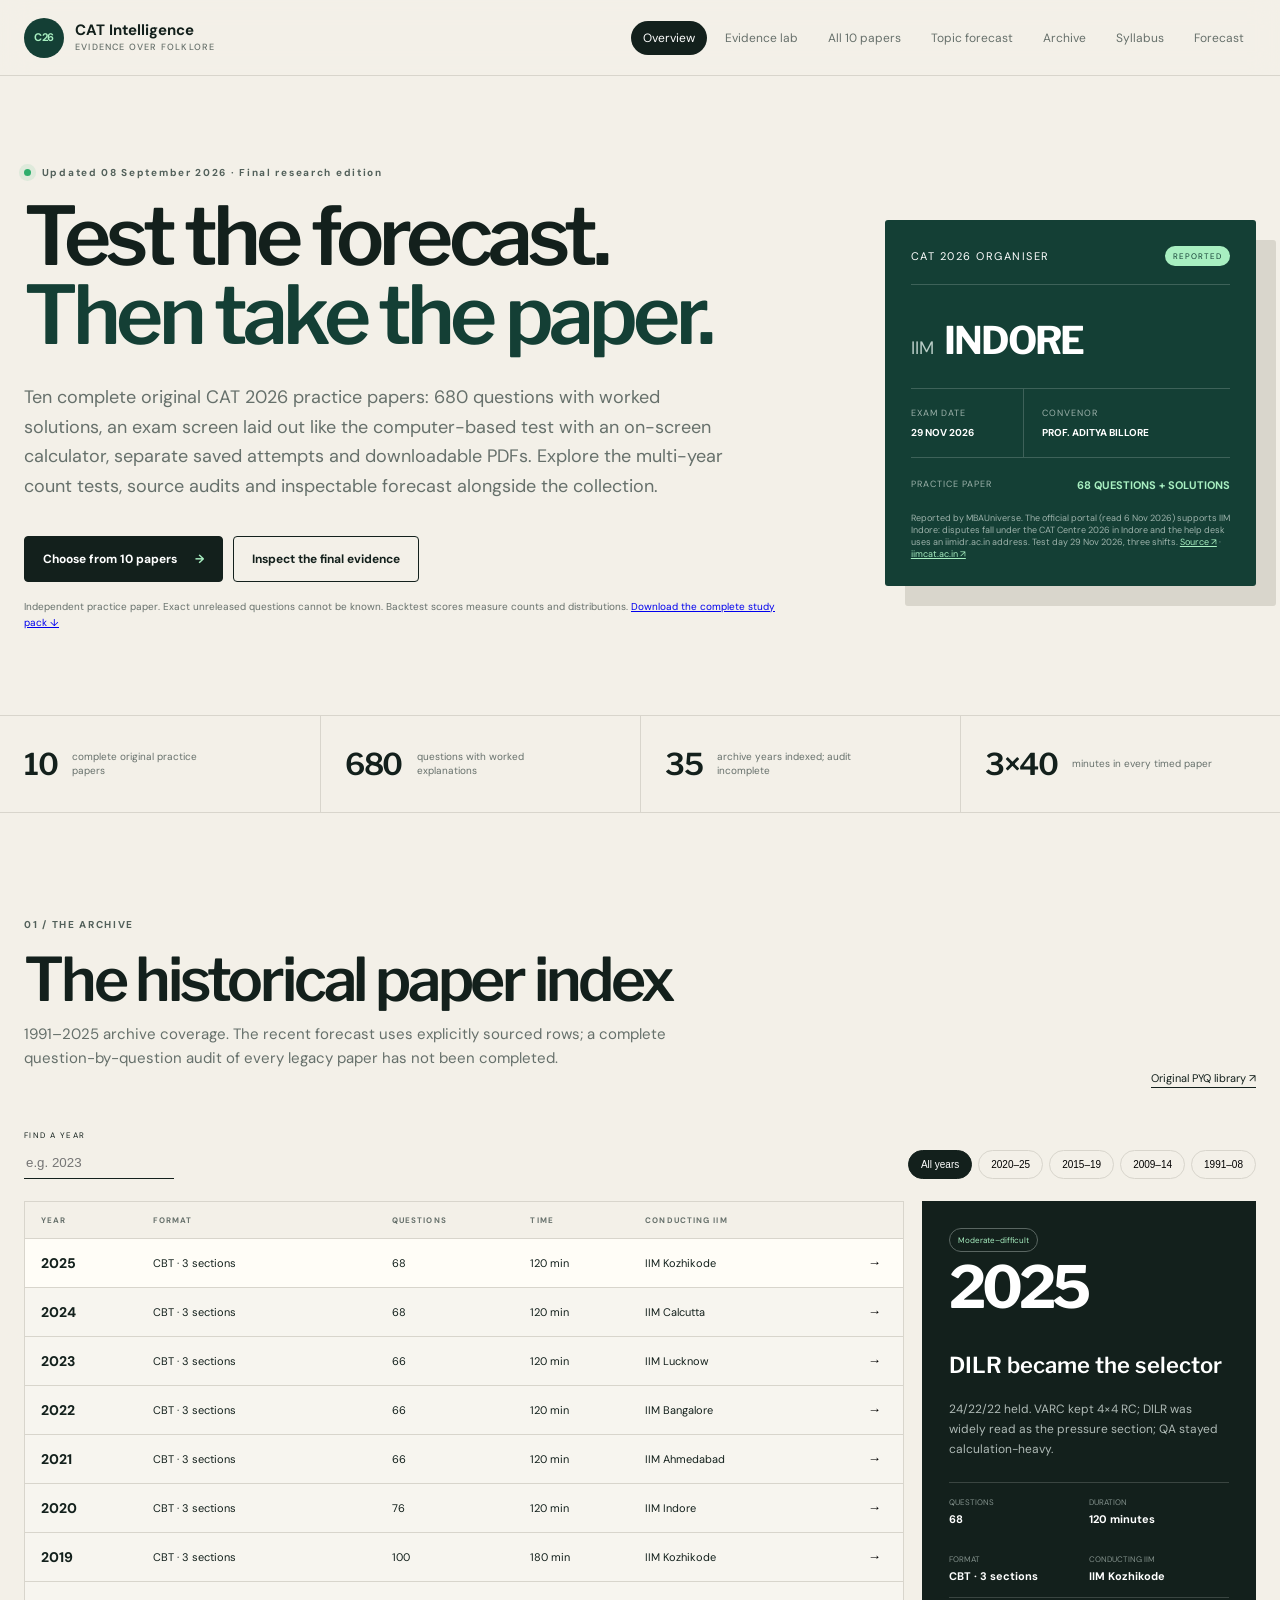
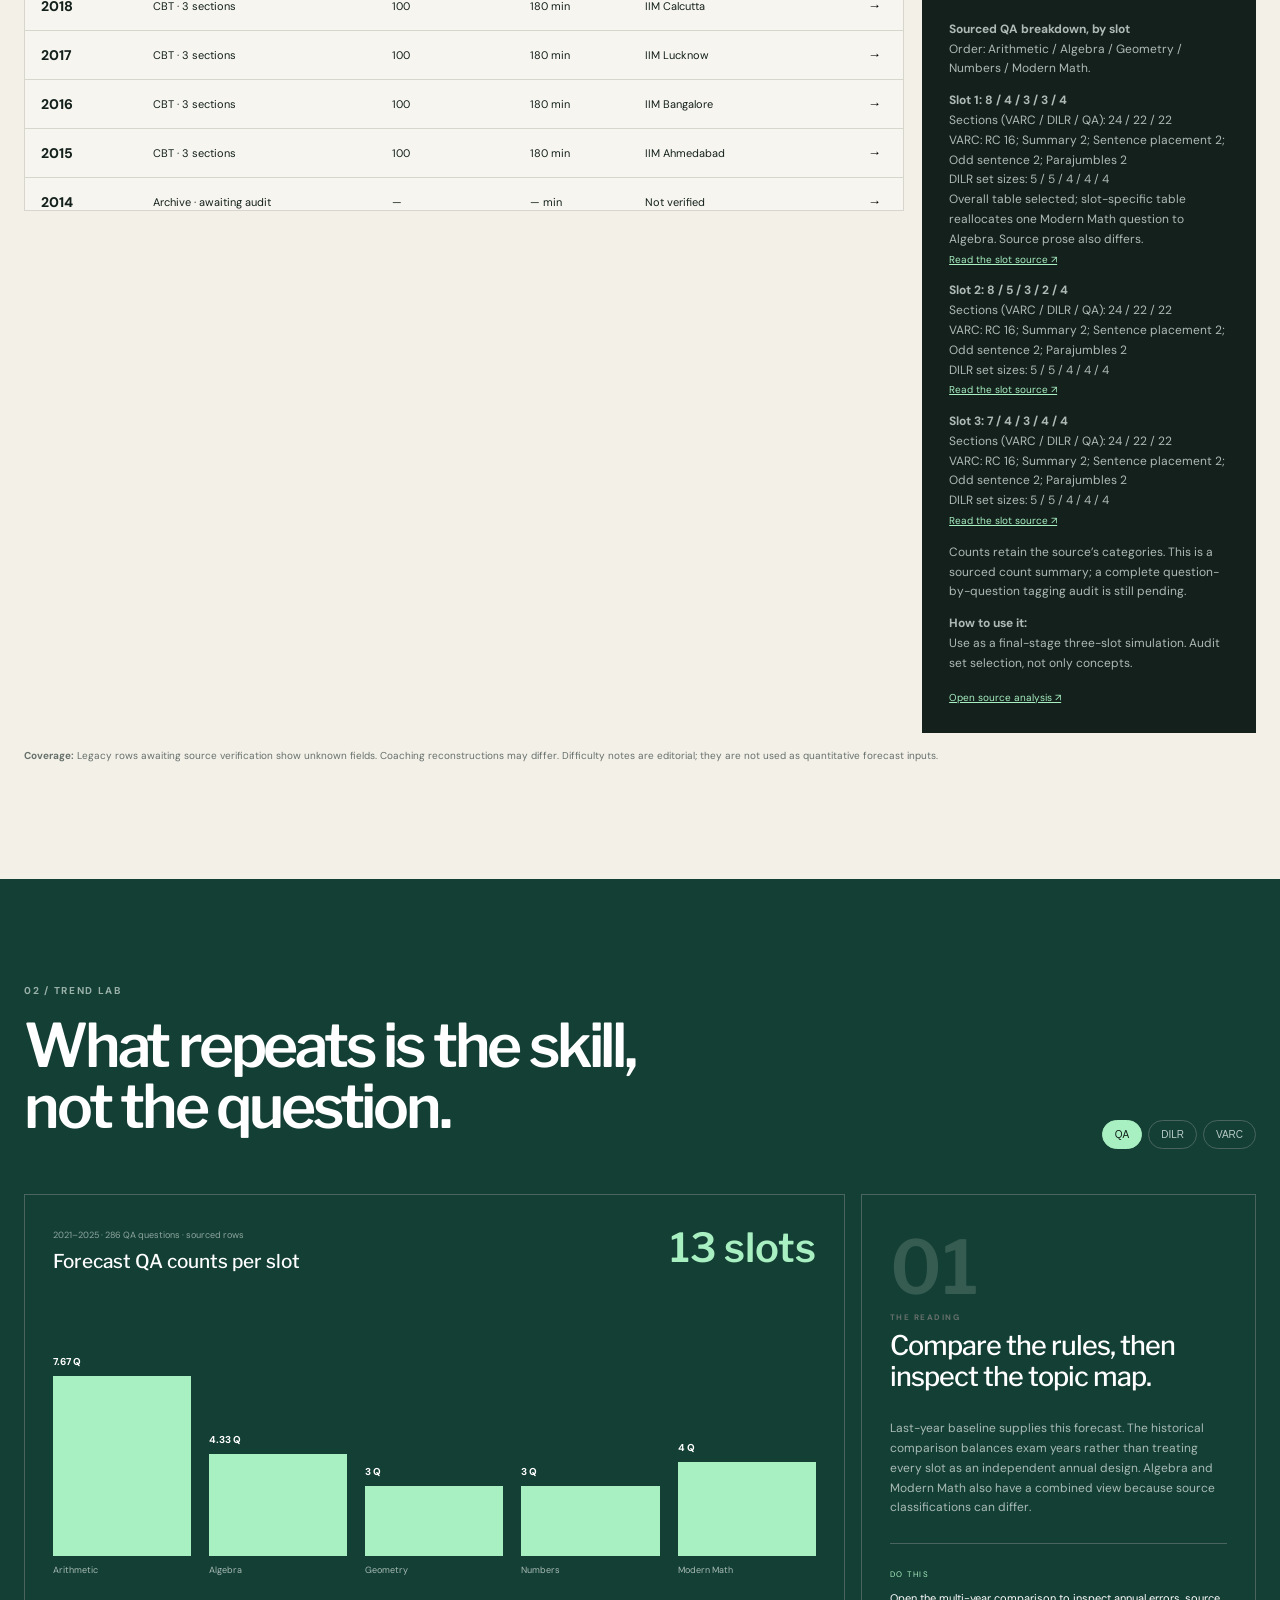
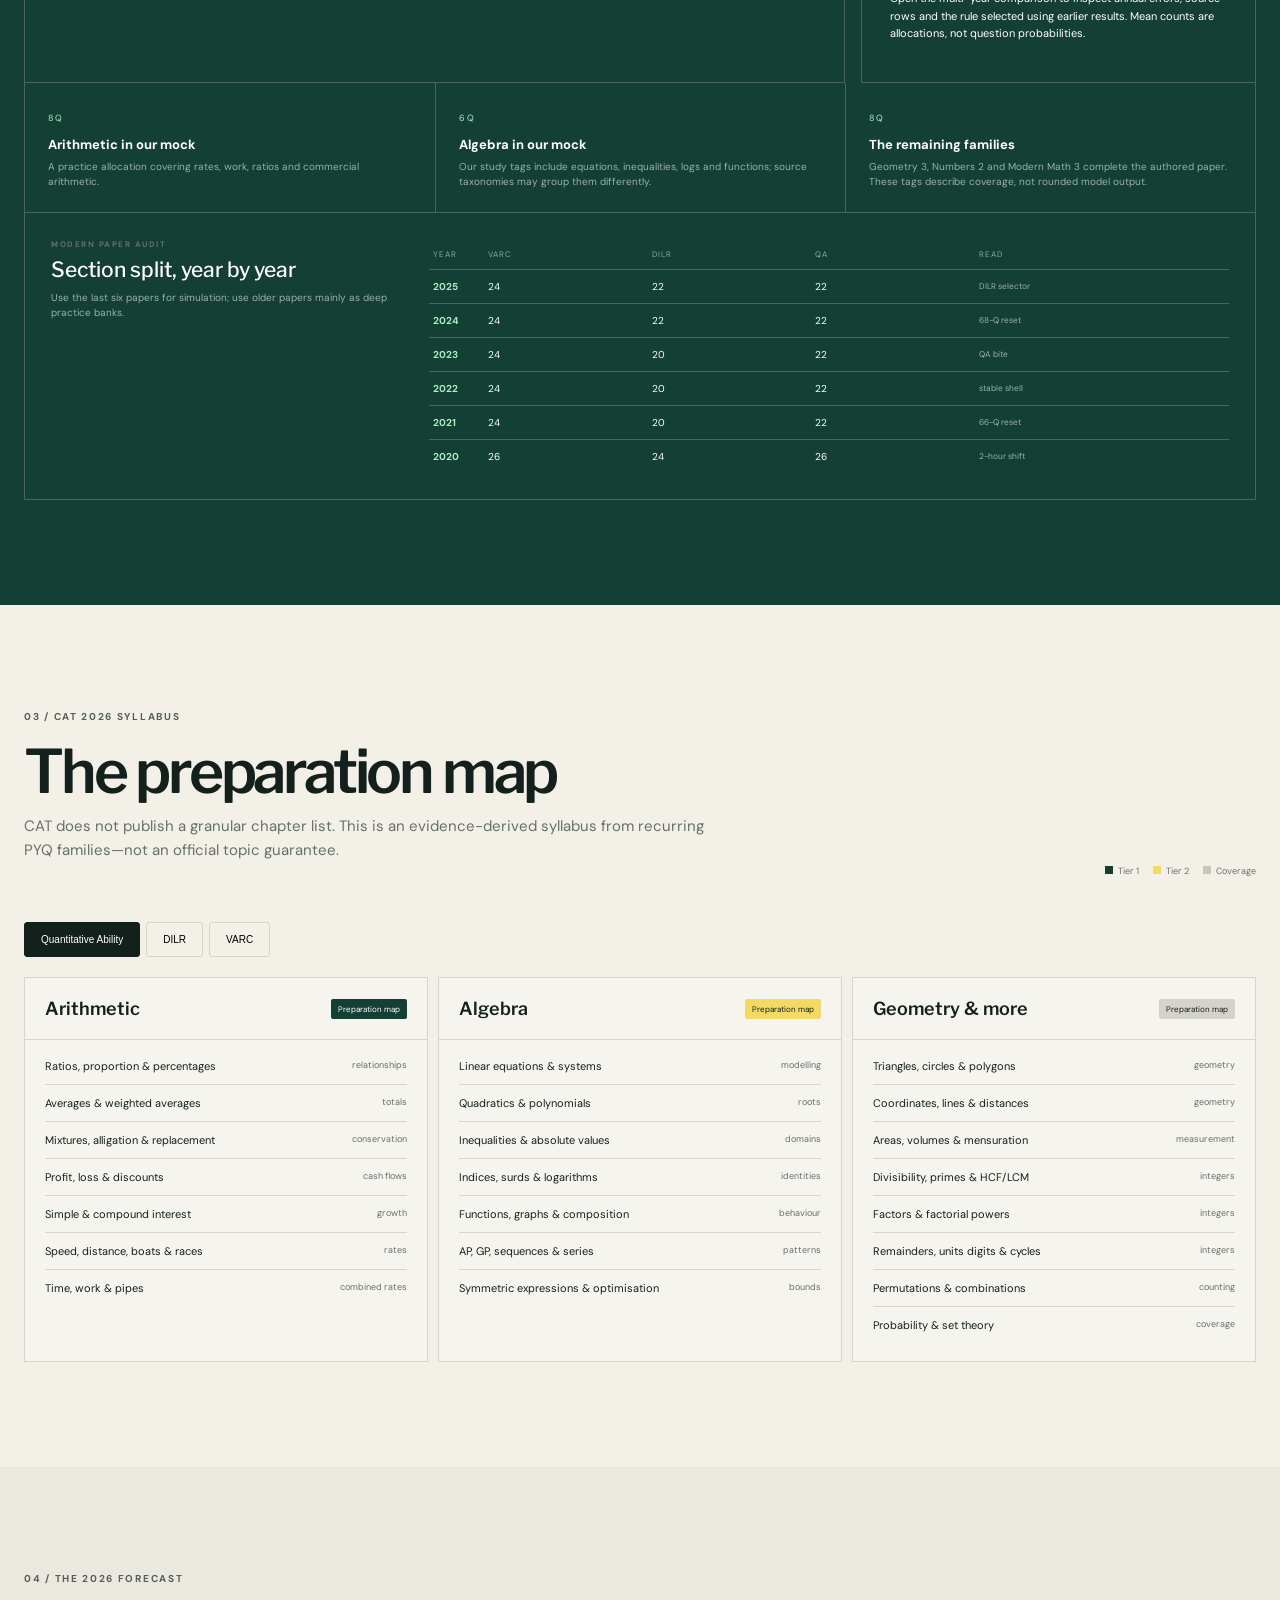
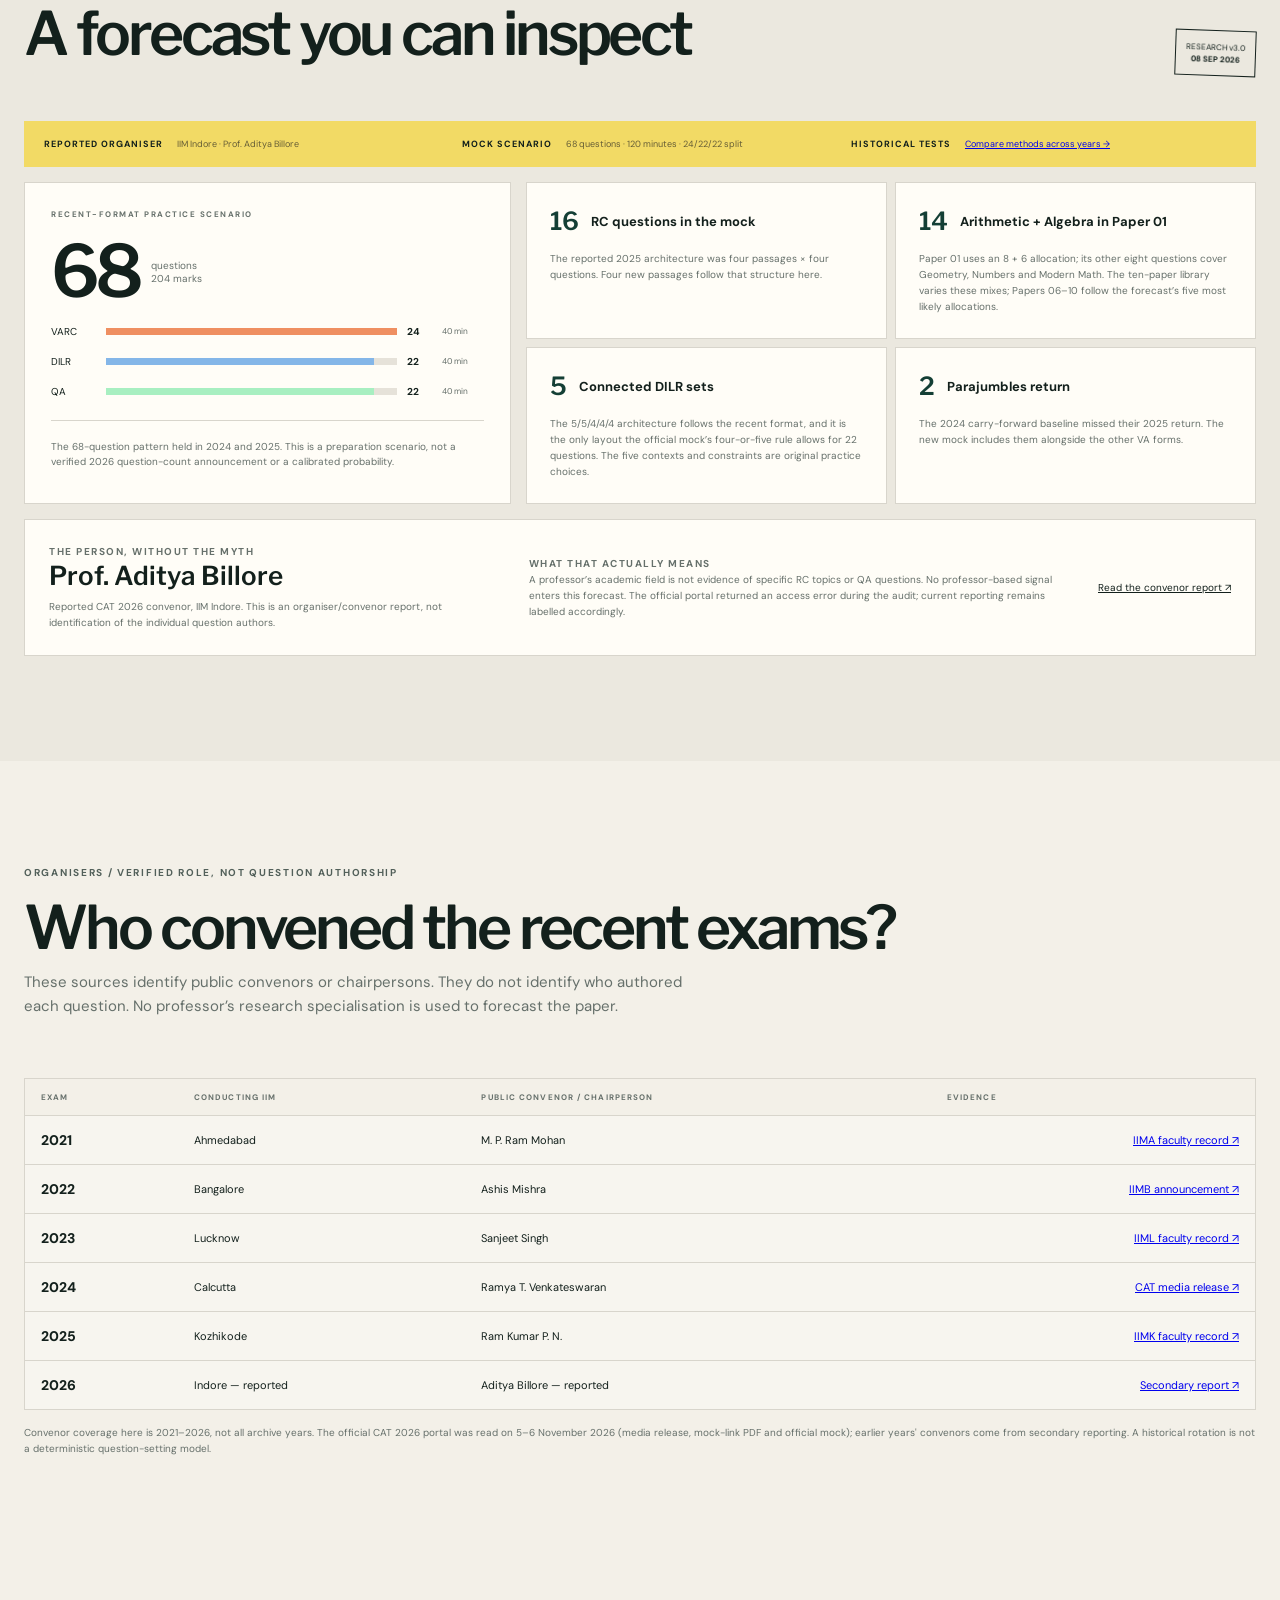
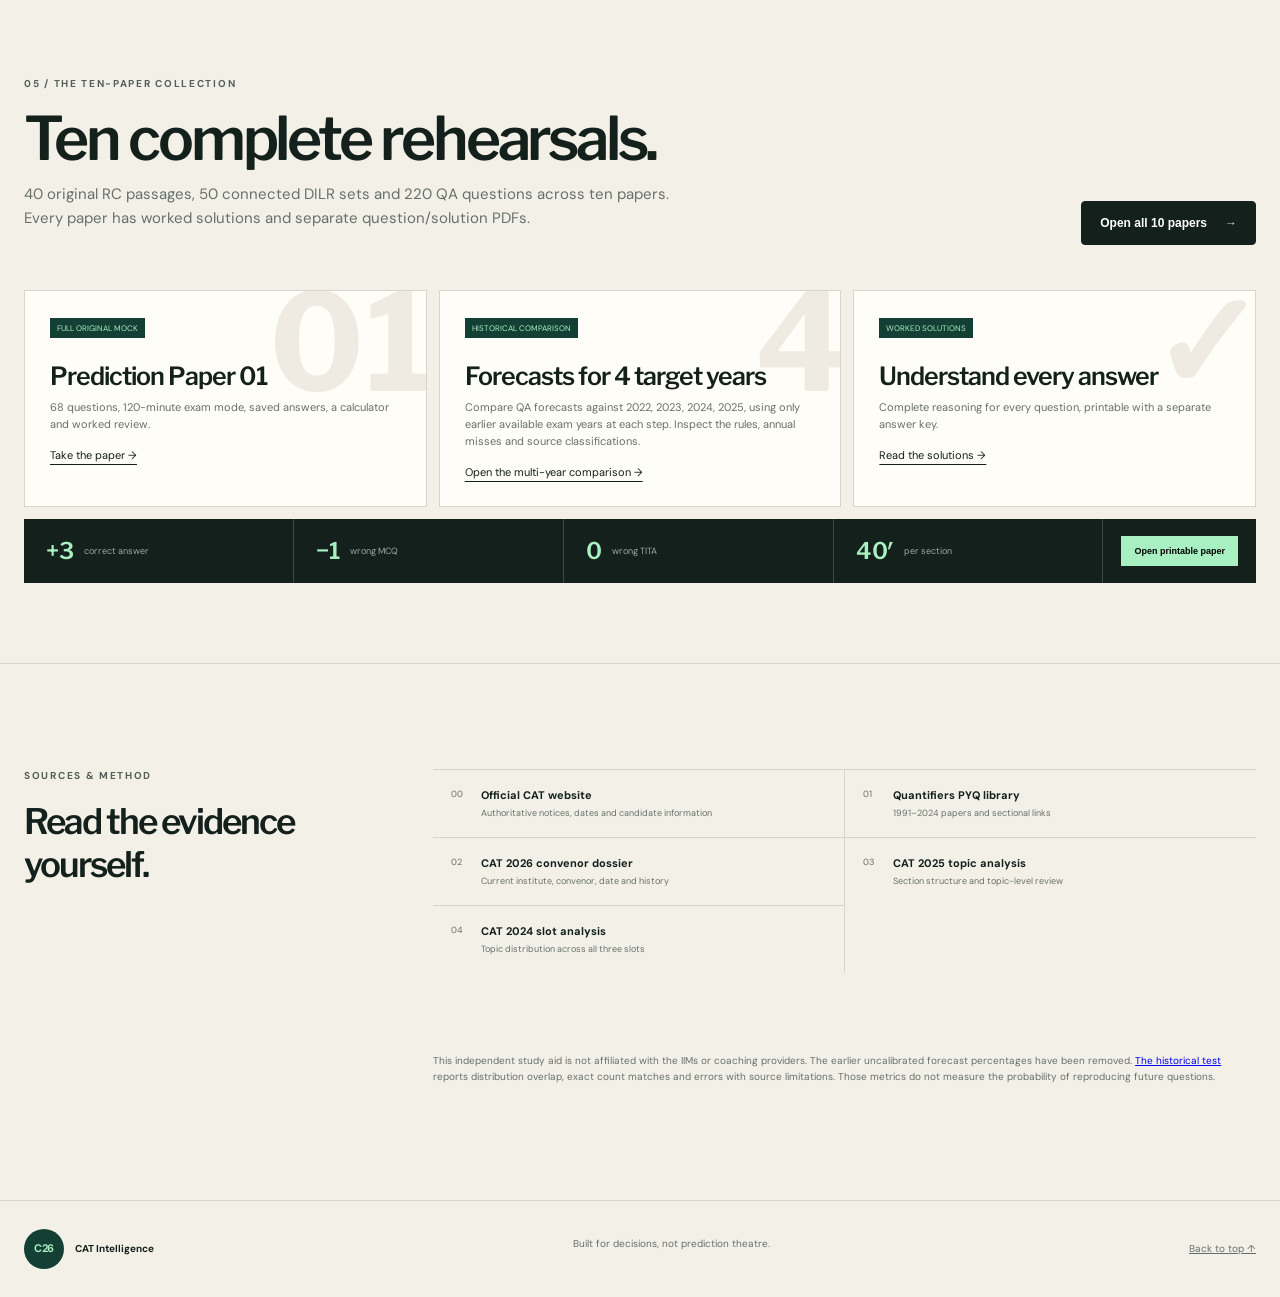
<file: index.html>
<!doctype html>
<html lang="en">
<head>
  <meta charset="utf-8">
  <meta name="viewport" content="width=device-width,initial-scale=1">
  <meta name="theme-color" content="#101b18">
  <meta name="description" content="CAT previous-paper intelligence, 1991–2025 trends, CAT 2026 syllabus, evidence-led forecast and prediction mocks.">
  <title>CAT 2026 Intelligence Desk</title>
  <link rel="preconnect" href="https://fonts.googleapis.com">
  <link rel="preconnect" href="https://fonts.gstatic.com" crossorigin>
  <link href="https://fonts.googleapis.com/css2?family=DM+Sans:wght@400;500;600;700&family=Libre+Franklin:wght@400;500;600;700&display=swap" rel="stylesheet">
  <link rel="stylesheet" href="styles.css">
</head>
<body>
  <header class="topbar">
    <a class="brand" href="#overview" aria-label="CAT Intelligence home"><span class="brand-mark">C26</span><span>CAT Intelligence<small>Evidence over folklore</small></span></a>
    <button class="menu" id="menuBtn" aria-label="Open navigation">Menu</button>
    <nav id="mainNav">
      <a href="#overview" class="active">Overview</a><a href="validation.html">Evidence lab</a><a href="papers.html">All 10 papers</a><a href="topics.html">Topic forecast</a><a href="#archive">Archive</a><a href="#syllabus">Syllabus</a><a href="#forecast">Forecast</a>
    </nav>
  </header>

  <main>
    <section class="hero" id="overview">
      <div class="hero-copy">
        <p class="kicker"><span></span> Updated 08 September 2026 · Final research edition</p>
        <h1>Test the forecast.<br><em>Then take the paper.</em></h1>
        <p class="lede">Ten complete original CAT 2026 practice papers: 680 questions with worked solutions, an exam screen laid out like the computer-based test with an on-screen calculator, separate saved attempts and downloadable PDFs. Explore the multi-year count tests, source audits and inspectable forecast alongside the collection.</p>
        <div class="hero-actions"><a class="btn primary" href="papers.html">Choose from 10 papers <span>→</span></a><a class="btn ghost" href="validation.html">Inspect the final evidence</a></div>
        <p class="micro">Independent practice paper. Exact unreleased questions cannot be known. Backtest scores measure counts and distributions. <a href="CAT-2026-Study-Pack.zip" download>Download the complete study pack ↓</a></p>
      </div>
      <aside class="signal-card">
        <div class="signal-head"><p>CAT 2026 organiser</p><span class="live">REPORTED</span></div>
        <div class="signal-main"><span>IIM</span><strong>INDORE</strong></div>
        <div class="signal-grid"><div><small>Exam date</small><b>29 NOV 2026</b></div><div><small>Convenor</small><b>PROF. ADITYA BILLORE</b></div></div>
        <div class="confidence"><div><span>Practice paper</span><b>68 QUESTIONS + SOLUTIONS</b></div></div>
        <p class="source-line">Reported by MBAUniverse. The official portal (read 6 Nov 2026) supports IIM Indore: disputes fall under the CAT Centre 2026 in Indore and the help desk uses an iimidr.ac.in address. Test day 29 Nov 2026, three shifts. <a href="https://www.mbauniverse.com/articles/cat-exam-convenor" target="_blank" rel="noreferrer">Source ↗</a> · <a href="https://iimcat.ac.in" target="_blank" rel="noreferrer">iimcat.ac.in ↗</a></p>
      </aside>
    </section>

    <section class="metric-strip" aria-label="Key findings">
      <div><strong>10</strong><span>complete original practice papers</span></div><div><strong>680</strong><span>questions with worked explanations</span></div><div><strong>35</strong><span>archive years indexed; audit incomplete</span></div><div><strong>3×40</strong><span>minutes in every timed paper</span></div>
    </section>

    <section class="section" id="archive">
      <div class="section-heading"><div><p class="kicker">01 / THE ARCHIVE</p><h2>The historical paper index</h2><p>1991–2025 archive coverage. The recent forecast uses explicitly sourced rows; a complete question-by-question audit of every legacy paper has not been completed.</p></div><a class="text-link" href="https://quantifiers.in/cat-previous-year-papers/" target="_blank" rel="noreferrer">Original PYQ library ↗</a></div>
      <div class="archive-tools"><label><span>Find a year</span><input id="yearSearch" inputmode="numeric" placeholder="e.g. 2023"></label><div class="chips" id="eraFilters"><button class="active" data-era="all">All years</button><button data-era="modern">2020–25</button><button data-era="three">2015–19</button><button data-era="cbt">2009–14</button><button data-era="paper">1991–08</button></div></div>
      <div class="archive-layout"><div class="year-table-wrap"><table><thead><tr><th>Year</th><th>Format</th><th>Questions</th><th>Time</th><th>Conducting IIM</th><th></th></tr></thead><tbody id="yearTable"></tbody></table></div><aside class="year-detail" id="yearDetail"></aside></div>
      <p class="method-note"><b>Coverage:</b> Legacy rows awaiting source verification show unknown fields. Coaching reconstructions may differ. Difficulty notes are editorial; they are not used as quantitative forecast inputs.</p>
    </section>

    <section class="section dark-section" id="trends">
      <div class="section-heading"><div><p class="kicker">02 / TREND LAB</p><h2>What repeats is the skill,<br>not the question.</h2></div><div class="toggle" id="trendTabs"><button class="active" data-trend="QA">QA</button><button data-trend="DILR">DILR</button><button data-trend="VARC">VARC</button></div></div>
      <div class="trend-grid">
        <article class="chart-panel"><div class="chart-top"><div><small id="chartPeriod">Loading audited source coverage…</small><h3 id="chartTitle">QA count forecast</h3></div><strong id="chartLead">—</strong></div><div id="barChart" class="bar-chart"></div></article>
        <article class="takeaway"><span class="number">01</span><p class="label">THE READING</p><h3 id="takeawayTitle">Keep every family in your preparation.</h3><p id="takeawayText">The sourced count model and the authored mock use explicitly labelled topic conventions.</p><div class="do-this"><small>Do this</small><p id="takeawayAction">Inspect the multi-year evidence and practise the full syllabus.</p></div></article>
      </div>
      <div class="pattern-cards" id="patternCards"></div>
      <div class="modern-audit">
        <div><p class="label">MODERN PAPER AUDIT</p><h3>Section split, year by year</h3><p>Use the last six papers for simulation; use older papers mainly as deep practice banks.</p></div>
        <div class="audit-table"><div class="audit-head"><span>Year</span><span>VARC</span><span>DILR</span><span>QA</span><span>Read</span></div><div><b>2025</b><span>24</span><span>22</span><span>22</span><small>DILR selector</small></div><div><b>2024</b><span>24</span><span>22</span><span>22</span><small>68-Q reset</small></div><div><b>2023</b><span>24</span><span>20</span><span>22</span><small>QA bite</small></div><div><b>2022</b><span>24</span><span>20</span><span>22</span><small>stable shell</small></div><div><b>2021</b><span>24</span><span>20</span><span>22</span><small>66-Q reset</small></div><div><b>2020</b><span>26</span><span>24</span><span>26</span><small>2-hour shift</small></div></div>
      </div>
    </section>

    <section class="section" id="syllabus">
      <div class="section-heading"><div><p class="kicker">03 / CAT 2026 SYLLABUS</p><h2>The preparation map</h2><p>CAT does not publish a granular chapter list. This is an evidence-derived syllabus from recurring PYQ families—not an official topic guarantee.</p></div><div class="legend"><span><i class="p1"></i>Tier 1</span><span><i class="p2"></i>Tier 2</span><span><i class="p3"></i>Coverage</span></div></div>
      <div class="syllabus-tabs" id="syllabusTabs"><button class="active" data-syllabus="QA">Quantitative Ability</button><button data-syllabus="DILR">DILR</button><button data-syllabus="VARC">VARC</button></div>
      <div class="syllabus-board" id="syllabusBoard"></div>
    </section>

    <section class="section forecast-section" id="forecast">
      <div class="section-heading"><div><p class="kicker">04 / THE 2026 FORECAST</p><h2>A forecast you can inspect</h2></div><div class="stamp">RESEARCH v3.0<br><b>08 SEP 2026</b></div></div>
      <div class="truth-banner"><b>Reported organiser</b><span>IIM Indore · Prof. Aditya Billore</span><b>Mock scenario</b><span>68 questions · 120 minutes · 24/22/22 split</span><b>Historical tests</b><a href="validation.html">Compare methods across years →</a></div>
      <div class="forecast-layout">
        <div class="paper-shape"><p class="label">RECENT-FORMAT PRACTICE SCENARIO</p><div class="shape-total"><strong>68</strong><span>questions<br>204 marks</span></div><div class="shape-row varc"><span>VARC</span><i><b style="width:100%"></b></i><strong>24</strong><small>40 min</small></div><div class="shape-row dilr"><span>DILR</span><i><b style="width:92%"></b></i><strong>22</strong><small>40 min</small></div><div class="shape-row qa"><span>QA</span><i><b style="width:92%"></b></i><strong>22</strong><small>40 min</small></div><p class="shape-note">The 68-question pattern held in 2024 and 2025. This is a preparation scenario, not a verified 2026 question-count announcement or a calibrated probability.</p></div>
        <div class="probability-list">
          <article><div><span>16</span><h3>RC questions in the mock</h3></div><p>The reported 2025 architecture was four passages × four questions. Four new passages follow that structure here.</p></article>
          <article><div><span>14</span><h3>Arithmetic + Algebra in Paper 01</h3></div><p>Paper 01 uses an 8 + 6 allocation; its other eight questions cover Geometry, Numbers and Modern Math. The ten-paper library varies these mixes; Papers 06–10 follow the forecast’s five most likely allocations.</p></article>
          <article><div><span>5</span><h3>Connected DILR sets</h3></div><p>The 5/5/4/4/4 architecture follows the recent format, and it is the only layout the official mock’s four-or-five rule allows for 22 questions. The five contexts and constraints are original practice choices.</p></article>
          <article><div><span>2</span><h3>Parajumbles return</h3></div><p>The 2024 carry-forward baseline missed their 2025 return. The new mock includes them alongside the other VA forms.</p></article>
        </div>
      </div>
      <div class="convenor-card"><div><p class="label">THE PERSON, WITHOUT THE MYTH</p><h3>Prof. Aditya Billore</h3><p>Reported CAT 2026 convenor, IIM Indore. This is an organiser/convenor report, not identification of the individual question authors.</p></div><div><p class="label">WHAT THAT ACTUALLY MEANS</p><p>A professor’s academic field is not evidence of specific RC topics or QA questions. No professor-based signal enters this forecast. The official portal returned an access error during the audit; current reporting remains labelled accordingly.</p></div><a href="https://www.mbauniverse.com/articles/cat-exam-convenor" target="_blank" rel="noreferrer">Read the convenor report ↗</a></div>
    </section>

    <section class="section" id="convenors">
      <div class="section-heading"><div><p class="kicker">ORGANISERS / VERIFIED ROLE, NOT QUESTION AUTHORSHIP</p><h2>Who convened the recent exams?</h2><p>These sources identify public convenors or chairpersons. They do not identify who authored each question. No professor’s research specialisation is used to forecast the paper.</p></div></div>
      <div class="year-table-wrap"><table><thead><tr><th>Exam</th><th>Conducting IIM</th><th>Public convenor / chairperson</th><th>Evidence</th></tr></thead><tbody>
        <tr><td>2021</td><td>Ahmedabad</td><td>M. P. Ram Mohan</td><td><a href="https://www.iima.ac.in/faculty-research/faculty-directory/mp-ram-mohan" target="_blank" rel="noreferrer">IIMA faculty record ↗</a></td></tr>
        <tr><td>2022</td><td>Bangalore</td><td>Ashis Mishra</td><td><a href="https://www.iimb.ac.in/cat-digital-campaigns-2022" target="_blank" rel="noreferrer">IIMB announcement ↗</a></td></tr>
        <tr><td>2023</td><td>Lucknow</td><td>Sanjeet Singh</td><td><a href="https://iiml.ac.in/index.php/faculty-data?n=MTI5" target="_blank" rel="noreferrer">IIML faculty record ↗</a></td></tr>
        <tr><td>2024</td><td>Calcutta</td><td>Ramya T. Venkateswaran</td><td><a href="https://cdn.digialm.com/per/g06/pub/32842/EForms/CAT24/CAT_2024_Media_Release_V1.pdf" target="_blank" rel="noreferrer">CAT media release ↗</a></td></tr>
        <tr><td>2025</td><td>Kozhikode</td><td>Ram Kumar P. N.</td><td><a href="https://iimk.ac.in/faculty-profiles/RAM-KUMAR-PN" target="_blank" rel="noreferrer">IIMK faculty record ↗</a></td></tr>
        <tr><td>2026</td><td>Indore — reported</td><td>Aditya Billore — reported</td><td><a href="https://www.mbauniverse.com/articles/cat-exam-convenor" target="_blank" rel="noreferrer">Secondary report ↗</a></td></tr>
      </tbody></table></div><p class="method-note">Convenor coverage here is 2021–2026, not all archive years. The official CAT 2026 portal was read on 5–6 November 2026 (media release, mock-link PDF and official mock); earlier years' convenors come from secondary reporting. A historical rotation is not a deterministic question-setting model.</p>
    </section>

    <section class="section mocks-section" id="mocks">
      <div class="section-heading"><div><p class="kicker">05 / THE TEN-PAPER COLLECTION</p><h2>Ten complete rehearsals.</h2><p>40 original RC passages, 50 connected DILR sets and 220 QA questions across ten papers. Every paper has worked solutions and separate question/solution PDFs.</p></div><button class="btn primary" id="startSampler">Open all 10 papers <span>→</span></button></div>
      <div class="mock-grid" id="mockGrid"></div>
      <div class="mock-rules"><div><b>+3</b><span>correct answer</span></div><div><b>−1</b><span>wrong MCQ</span></div><div><b>0</b><span>wrong TITA</span></div><div><b>40′</b><span>per section</span></div><button id="printBlueprints">Open printable paper</button></div>
    </section>

    <section class="sources section">
      <div><p class="kicker">SOURCES & METHOD</p><h2>Read the evidence yourself.</h2></div>
      <div class="source-grid">
        <a href="https://iimcat.ac.in" target="_blank" rel="noreferrer"><span>00</span><b>Official CAT website</b><small>Authoritative notices, dates and candidate information</small></a>
        <a href="https://quantifiers.in/cat-previous-year-papers/" target="_blank" rel="noreferrer"><span>01</span><b>Quantifiers PYQ library</b><small>1991–2024 papers and sectional links</small></a>
        <a href="https://www.mbauniverse.com/articles/cat-exam-convenor" target="_blank" rel="noreferrer"><span>02</span><b>CAT 2026 convenor dossier</b><small>Current institute, convenor, date and history</small></a>
        <a href="https://bschool.careers360.com/articles/cat-exam-topic-wise-weightage-analysis-qa-dilr-varc" target="_blank" rel="noreferrer"><span>03</span><b>CAT 2025 topic analysis</b><small>Section structure and topic-level review</small></a>
        <a href="https://bschool.careers360.com/articles/cat-topic-wise-weightage" target="_blank" rel="noreferrer"><span>04</span><b>CAT 2024 slot analysis</b><small>Topic distribution across all three slots</small></a>
      </div>
      <p class="disclaimer">This independent study aid is not affiliated with the IIMs or coaching providers. The earlier uncalibrated forecast percentages have been removed. <a href="backtest.html">The historical test</a> reports distribution overlap, exact count matches and errors with source limitations. Those metrics do not measure the probability of reproducing future questions.</p>
    </section>
  </main>

  <dialog id="mockDialog"><button class="dialog-close" id="closeDialog" aria-label="Close">×</button><div id="mockApp"></div></dialog>
  <footer><a class="brand" href="#overview"><span class="brand-mark">C26</span><span>CAT Intelligence</span></a><p>Built for decisions, not prediction theatre.</p><a href="#overview">Back to top ↑</a></footer>
  <script src="history-data.js"></script>
  <script src="forecast-engine.js"></script>
  <script src="evidence.js"></script>
  <script src="app.js"></script>
</body>
</html>
</file>
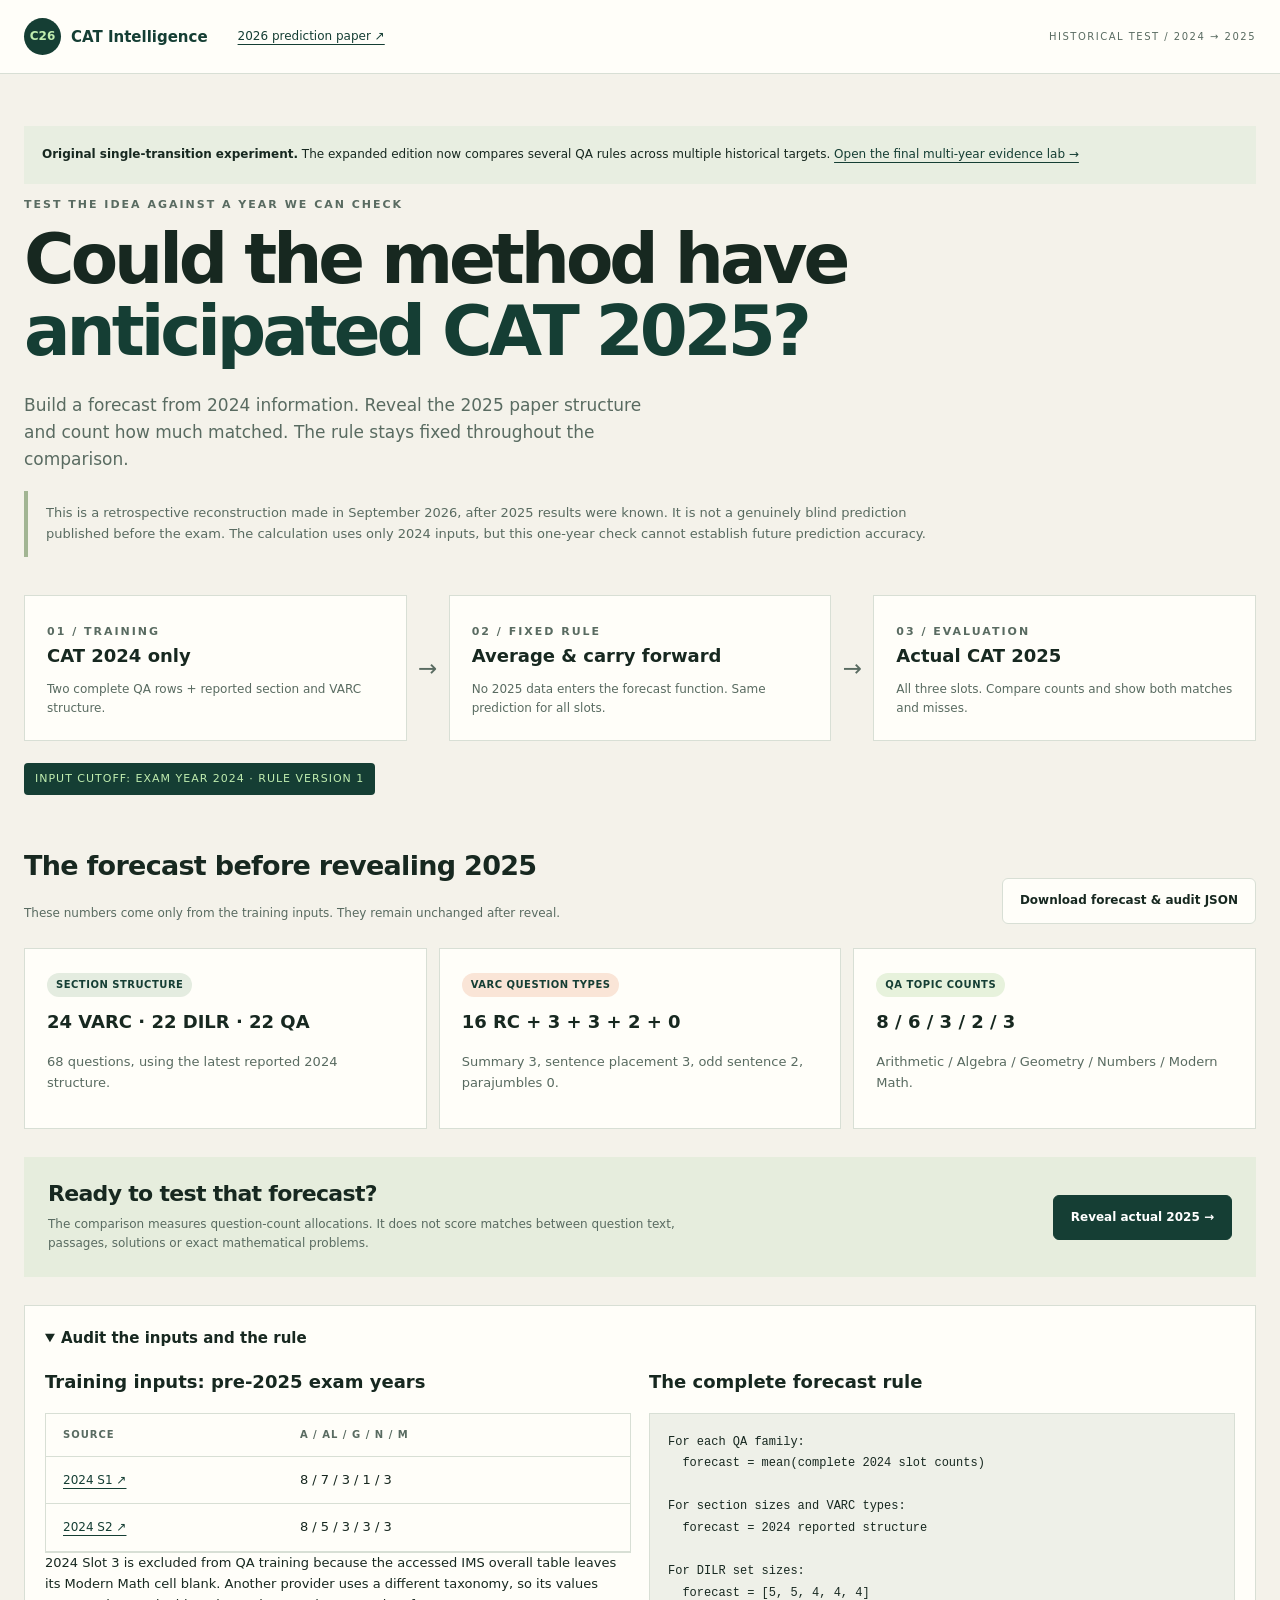
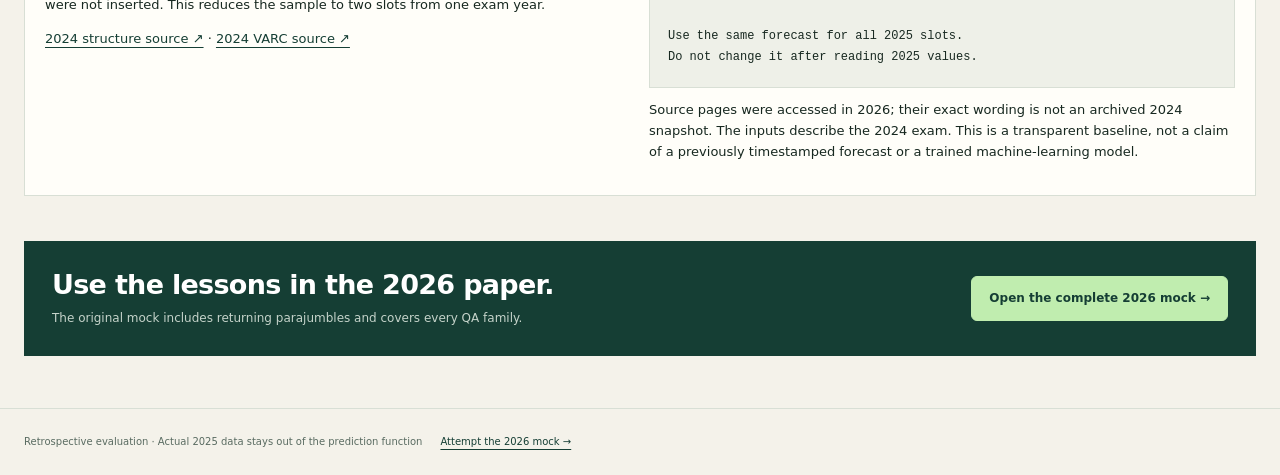
<file: backtest.html>
<!doctype html>
<html lang="en"><head><meta charset="utf-8"><meta name="viewport" content="width=device-width,initial-scale=1"><meta name="theme-color" content="#153e34"><title>CAT 2025 Retrospective Forecast Test</title><link rel="stylesheet" href="prediction.css"><link rel="stylesheet" href="backtest.css"></head>
<body><header class="masthead"><a href="index.html" class="logo"><span>C26</span>CAT Intelligence</a><a href="prediction.html">2026 prediction paper ↗</a><span class="edition">HISTORICAL TEST / 2024 → 2025</span></header><main id="backtestApp"><p class="loading">Loading the historical comparison…</p></main><footer class="site-footer"><span>Retrospective evaluation · Actual 2025 data stays out of the prediction function</span><a href="prediction.html">Attempt the 2026 mock →</a></footer><script src="backtest-data.js"></script><script src="backtest.js"></script></body></html>
</file>
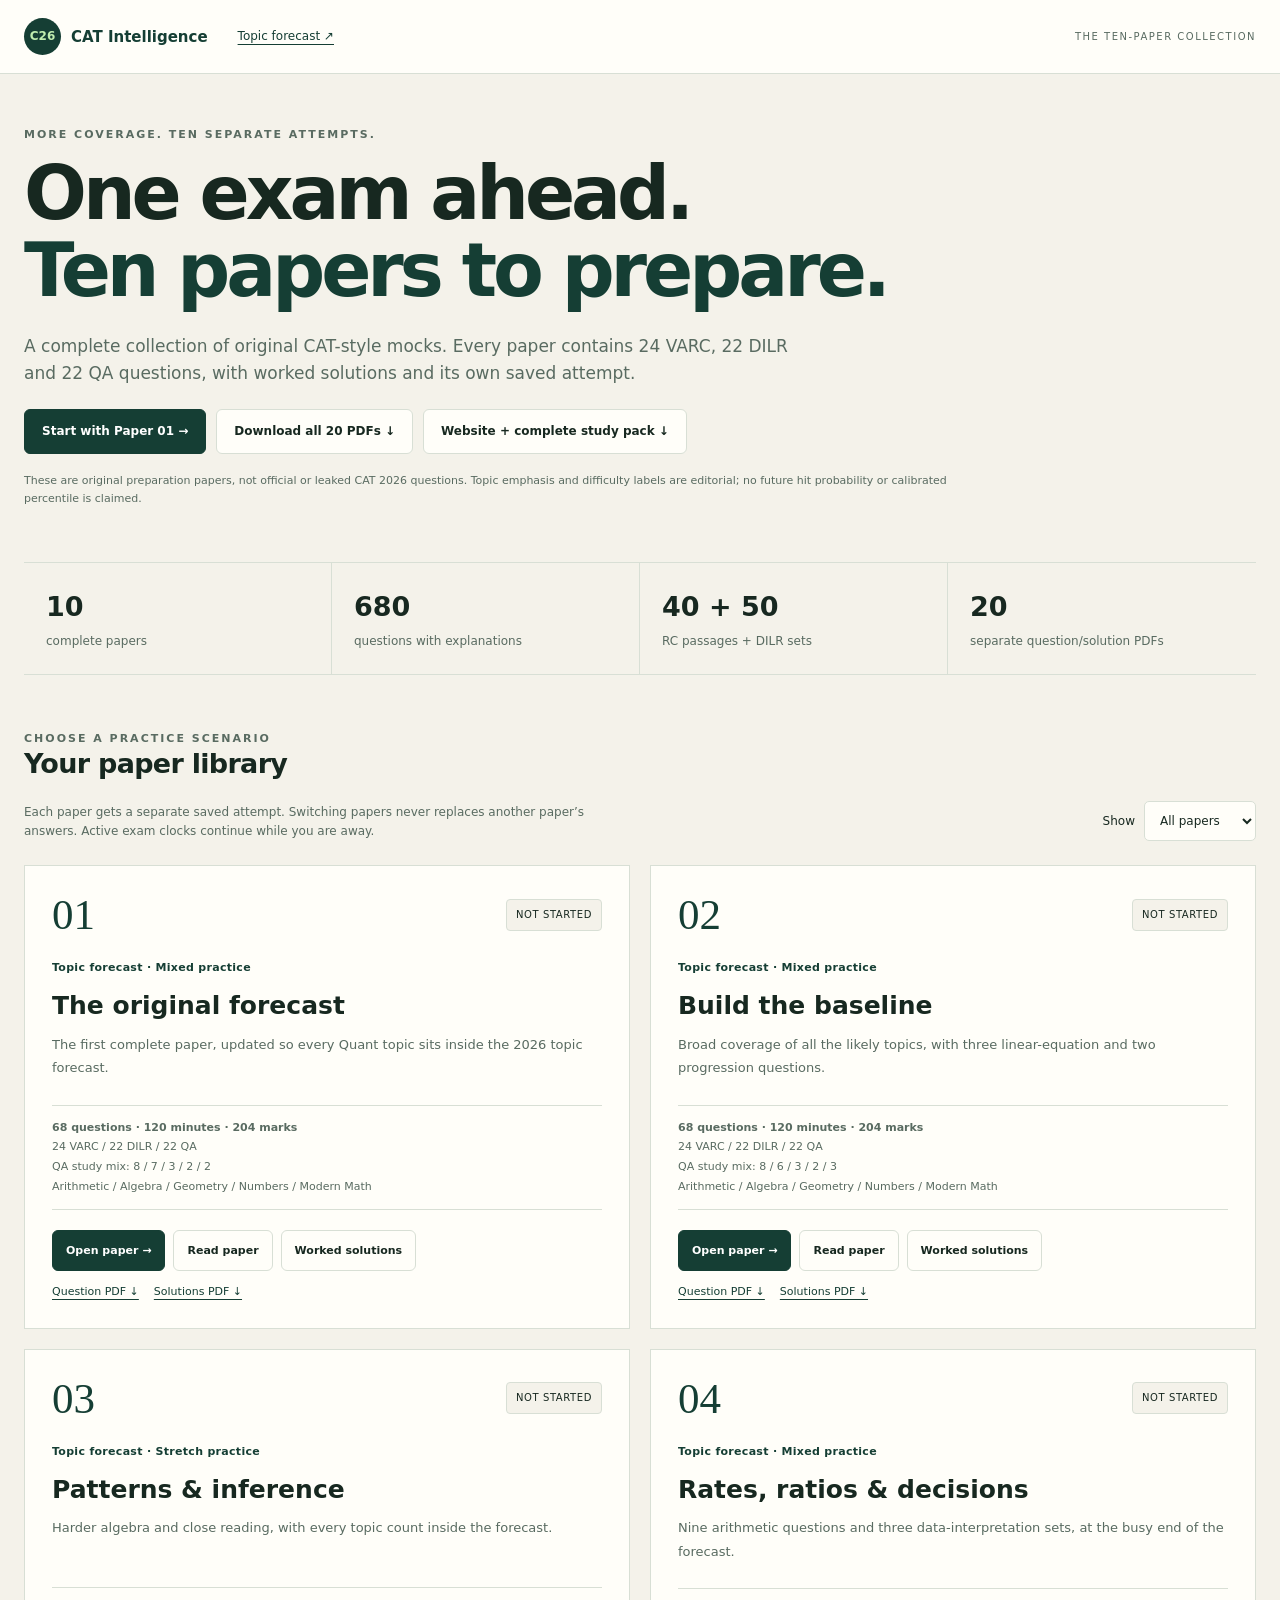
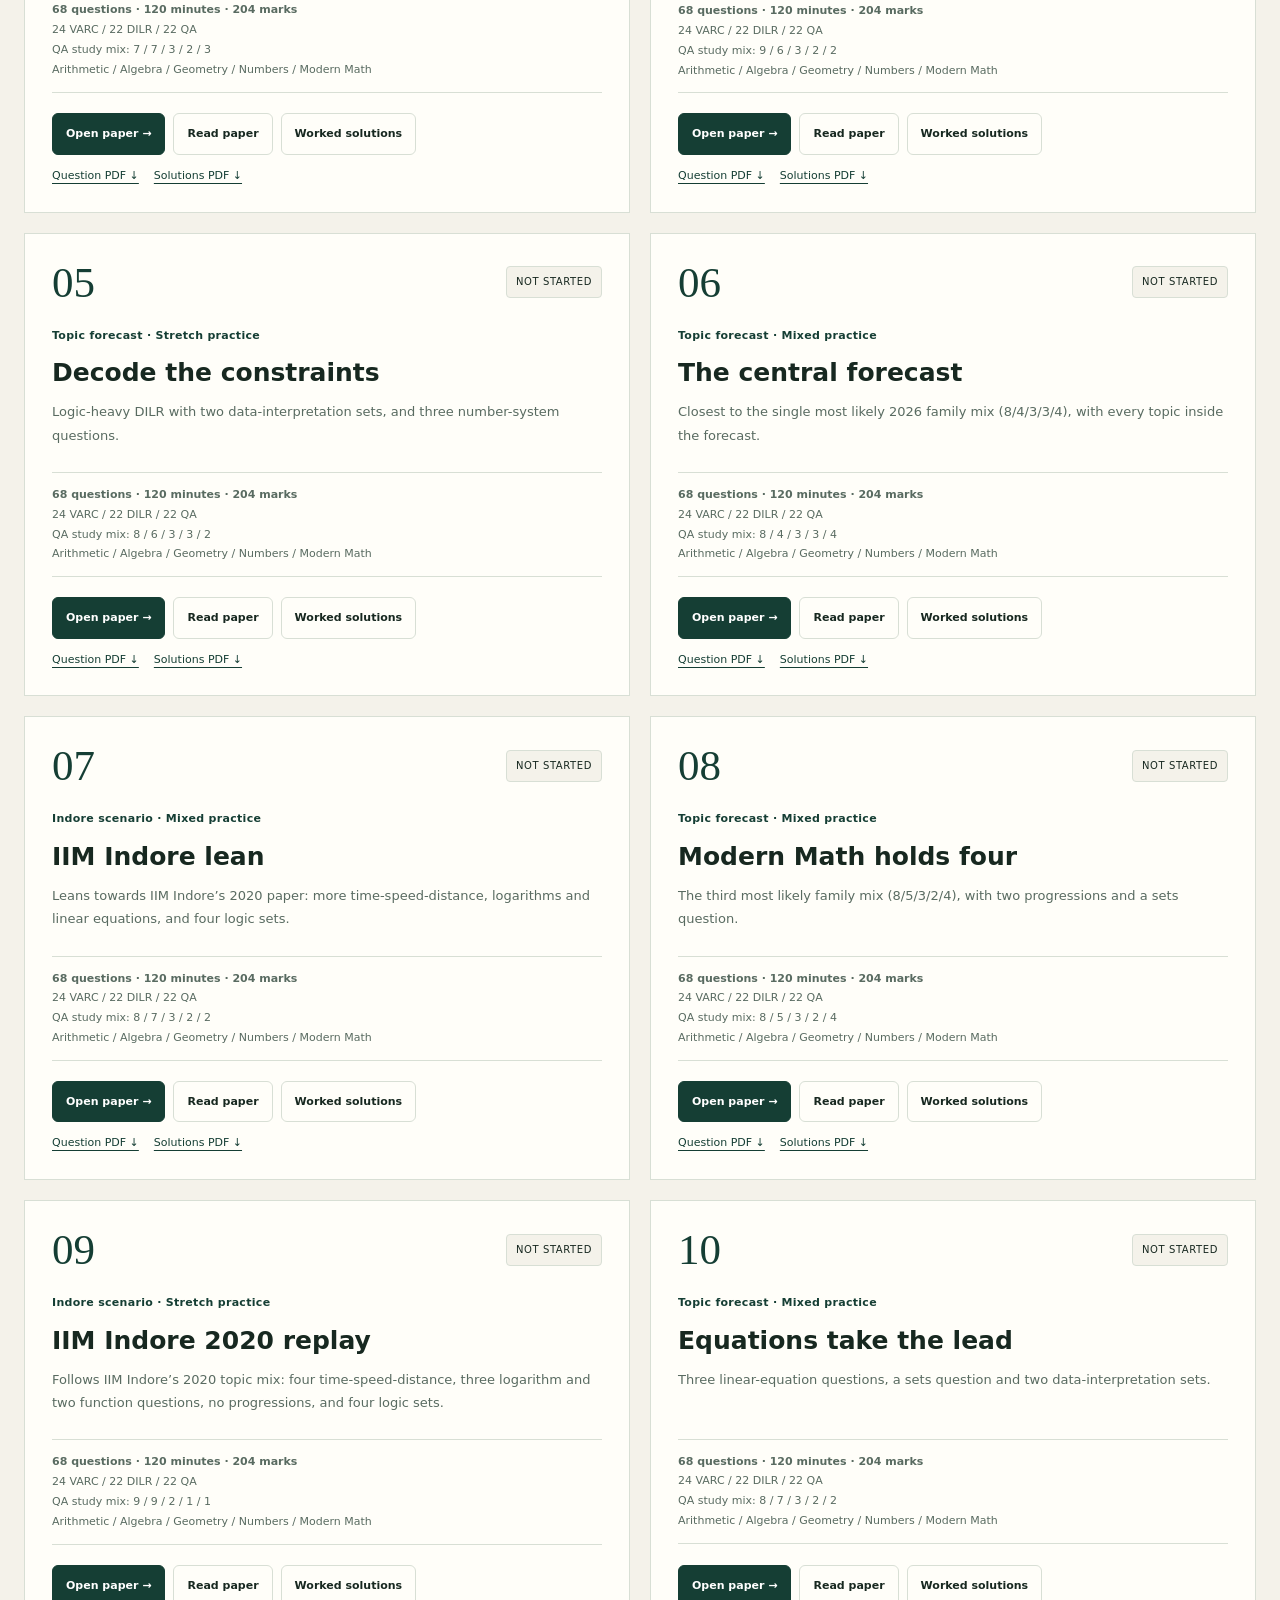
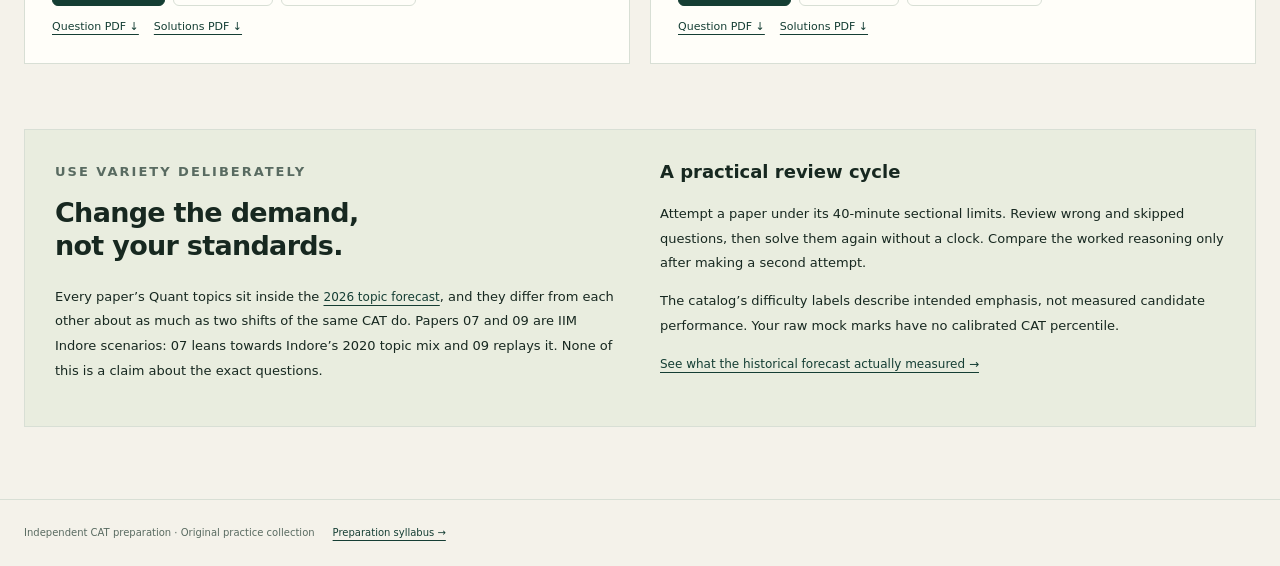
<file: papers.html>
<!doctype html>
<html lang="en"><head><meta charset="utf-8"><meta name="viewport" content="width=device-width,initial-scale=1"><meta name="theme-color" content="#153e34"><title>CAT 2026 · Ten complete practice papers</title><meta name="description" content="Ten complete original CAT-style practice papers: 680 questions, worked solutions, a computer-based exam screen with an on-screen calculator, saved attempts and downloadable PDFs."><link rel="stylesheet" href="prediction.css"><link rel="stylesheet" href="papers.css"></head>
<body><header class="masthead"><a href="index.html" class="logo"><span>C26</span>CAT Intelligence</a><a href="topics.html">Topic forecast ↗</a><span class="edition">THE TEN-PAPER COLLECTION</span></header>
<main><section class="library-hero"><p class="eyebrow">More coverage. Ten separate attempts.</p><h1>One exam ahead.<br><em>Ten papers to prepare.</em></h1><p class="intro-text">A complete collection of original CAT-style mocks. Every paper contains 24 VARC, 22 DILR and 22 QA questions, with worked solutions and its own saved attempt.</p><div class="actions"><a class="button primary" href="prediction.html?paper=01">Start with Paper 01 →</a><a class="button" href="CAT-2026-Ten-Papers-PDFs.zip" download>Download all 20 PDFs ↓</a><a class="button" href="CAT-2026-Study-Pack.zip" download>Website + complete study pack ↓</a></div><p class="cover-disclaimer">These are original preparation papers, not official or leaked CAT 2026 questions. Topic emphasis and difficulty labels are editorial; no future hit probability or calibrated percentile is claimed.</p></section>
<div class="stat-strip"><div><strong>10</strong><span>complete papers</span></div><div><strong>680</strong><span>questions with explanations</span></div><div><strong>40 + 50</strong><span>RC passages + DILR sets</span></div><div><strong>20</strong><span>separate question/solution PDFs</span></div></div>
<section><div class="block-head"><div><p class="eyebrow">Choose a practice scenario</p><h2>Your paper library</h2><p class="fine">Each paper gets a separate saved attempt. Switching papers never replaces another paper’s answers. Active exam clocks continue while you are away.</p></div><label class="library-filter">Show <select id="paperFilter"><option value="all">All papers</option><option value="not-started">Not started</option><option value="active">In progress</option><option value="complete">Completed</option></select></label></div><div id="paperGrid" class="paper-grid"></div><noscript>Enable JavaScript to browse the collection. <a href="CAT-2026-Ten-Papers-PDFs.zip">Download all paper and solution PDFs.</a></noscript></section>
<section class="library-method"><div><p class="eyebrow">Use variety deliberately</p><h2>Change the demand,<br>not your standards.</h2><p>Every paper’s Quant topics sit inside the <a href="topics.html">2026 topic forecast</a>, and they differ from each other about as much as two shifts of the same CAT do. Papers 07 and 09 are IIM Indore scenarios: 07 leans towards Indore’s 2020 topic mix and 09 replays it. None of this is a claim about the exact questions.</p></div><div><h3>A practical review cycle</h3><p>Attempt a paper under its 40-minute sectional limits. Review wrong and skipped questions, then solve them again without a clock. Compare the worked reasoning only after making a second attempt.</p><p>The catalog’s difficulty labels describe intended emphasis, not measured candidate performance. Your raw mock marks have no calibrated CAT percentile.</p><a href="validation.html">See what the historical forecast actually measured →</a></div></section></main>
<footer class="site-footer"><span>Independent CAT preparation · Original practice collection</span><a href="index.html#syllabus">Preparation syllabus →</a></footer><script src="paper-catalog.js"></script><script src="papers.js"></script></body></html>
</file>
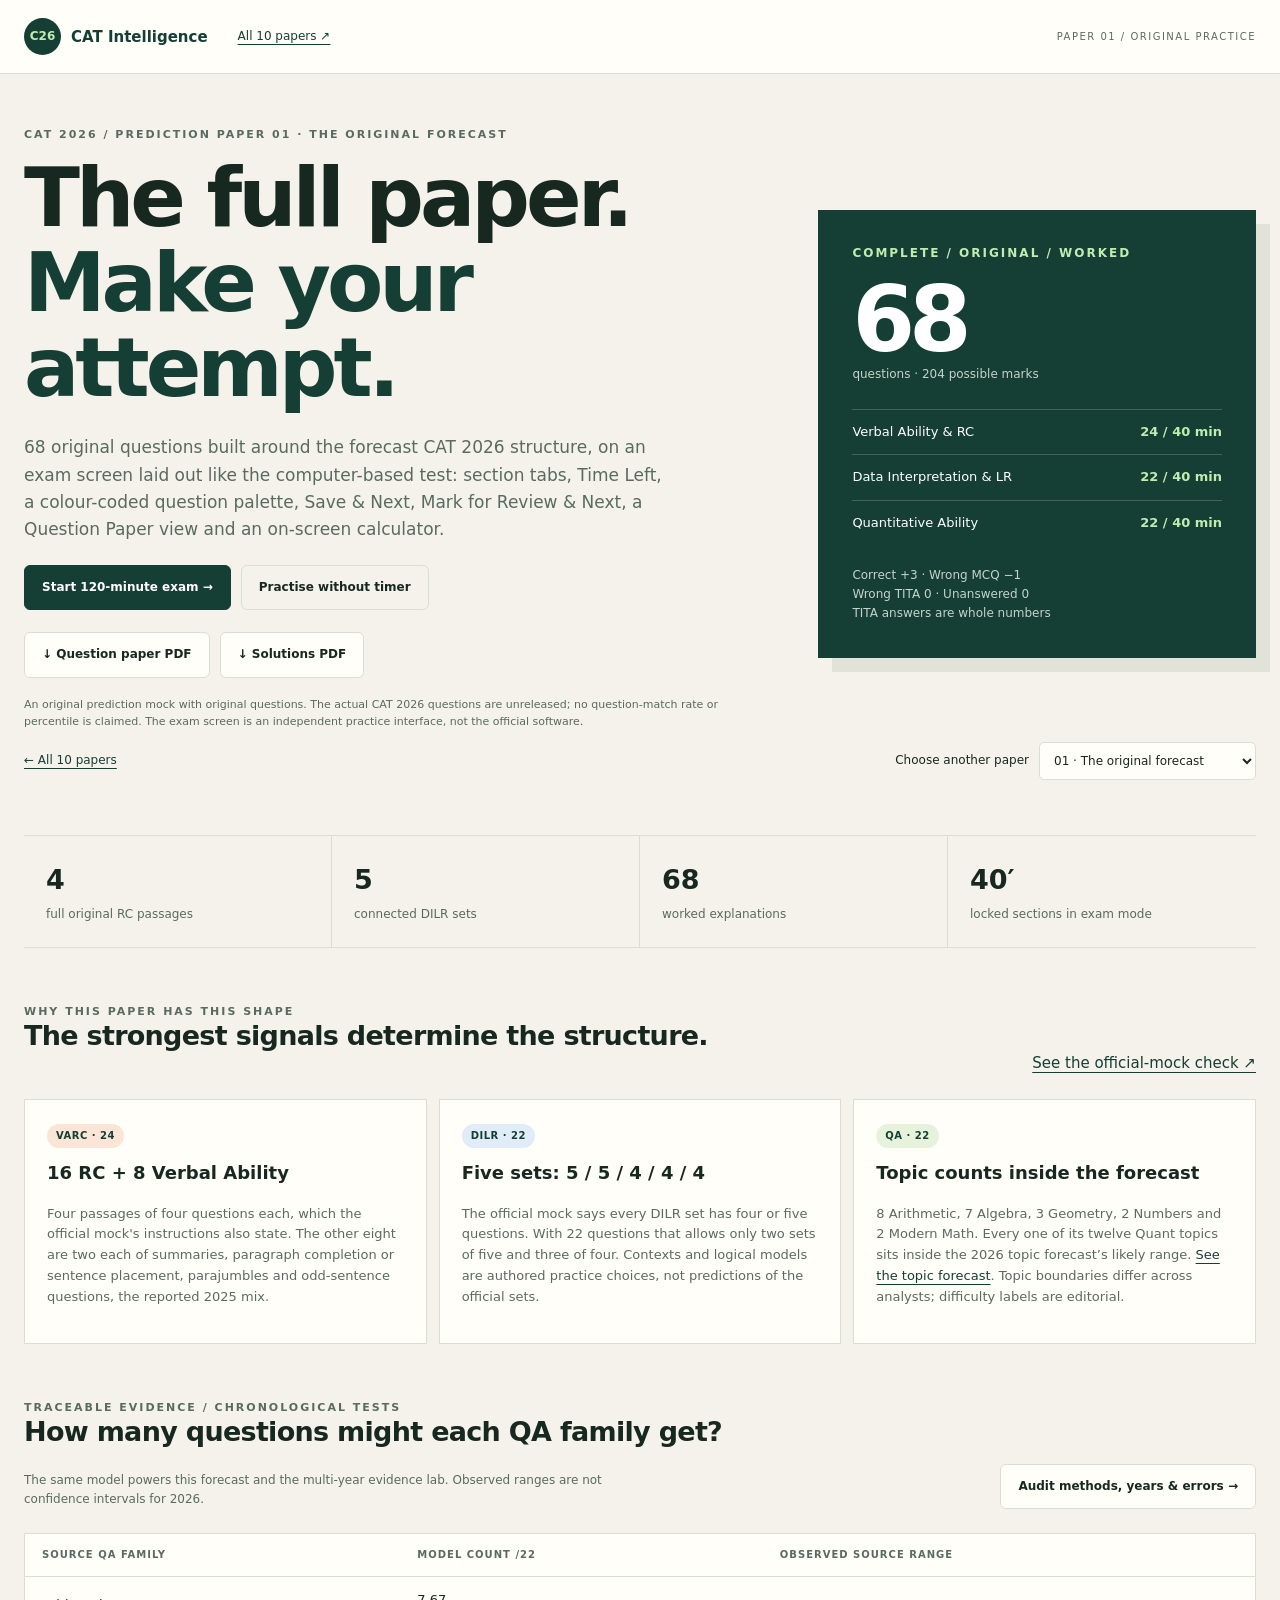
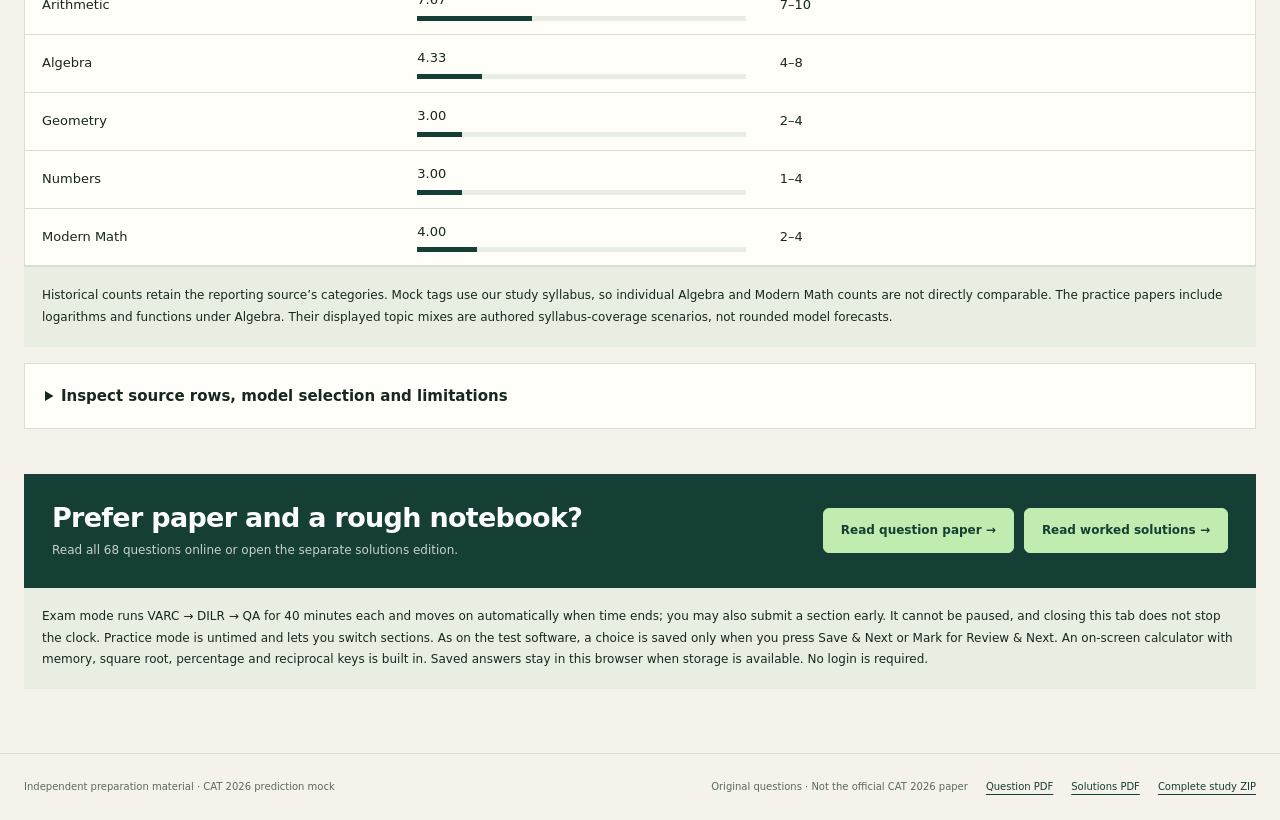
<file: prediction.html>
<!doctype html>
<html lang="en">
<head>
  <meta charset="utf-8">
  <meta name="viewport" content="width=device-width,initial-scale=1">
  <meta name="theme-color" content="#153e34">
  <title>CAT 2026 · Prediction Paper 01</title>
  <meta name="description" content="A complete original 68-question CAT 2026 prediction mock with timed sections, worked solutions, and printable paper.">
  <link rel="stylesheet" href="prediction.css">
  <link rel="stylesheet" href="papers.css">
  <link rel="stylesheet" href="cbt.css">
</head>
<body>
  <header class="masthead"><a href="index.html" class="logo"><span>C26</span>CAT Intelligence</a><a href="papers.html">All 10 papers ↗</a><span class="edition">ORIGINAL PRACTICE</span></header>
  <main id="app"><p class="loading">Loading the complete paper…</p></main>
  <noscript>This test needs JavaScript. Download the question paper and solutions from the links below.</noscript>
  <footer class="site-footer"><span>Independent preparation material · CAT 2026 prediction mock</span><span>Original questions · Not the official CAT 2026 paper</span><a id="footerPaperPdf" href="CAT-2026-Prediction-Paper-01.pdf">Question PDF</a><a id="footerSolutionsPdf" href="CAT-2026-Prediction-Solutions-01.pdf">Solutions PDF</a><a href="CAT-2026-Study-Pack.zip" download>Complete study ZIP</a></footer>
  <dialog id="confirmDialog" aria-labelledby="confirmTitle"><h2 id="confirmTitle"></h2><p id="confirmText"></p><div class="actions"><button class="button subtle" id="cancelConfirm">Cancel</button><button class="button primary" id="acceptConfirm">Continue</button></div></dialog>
  <div class="toast" id="toast" role="status"></div>
  <script src="paper-catalog.js"></script>
  <script src="history-data.js"></script>
  <script src="forecast-engine.js"></script>
  <script src="evidence.js"></script>
  <script src="paper-loader.js"></script>
</body>
</html>
</file>
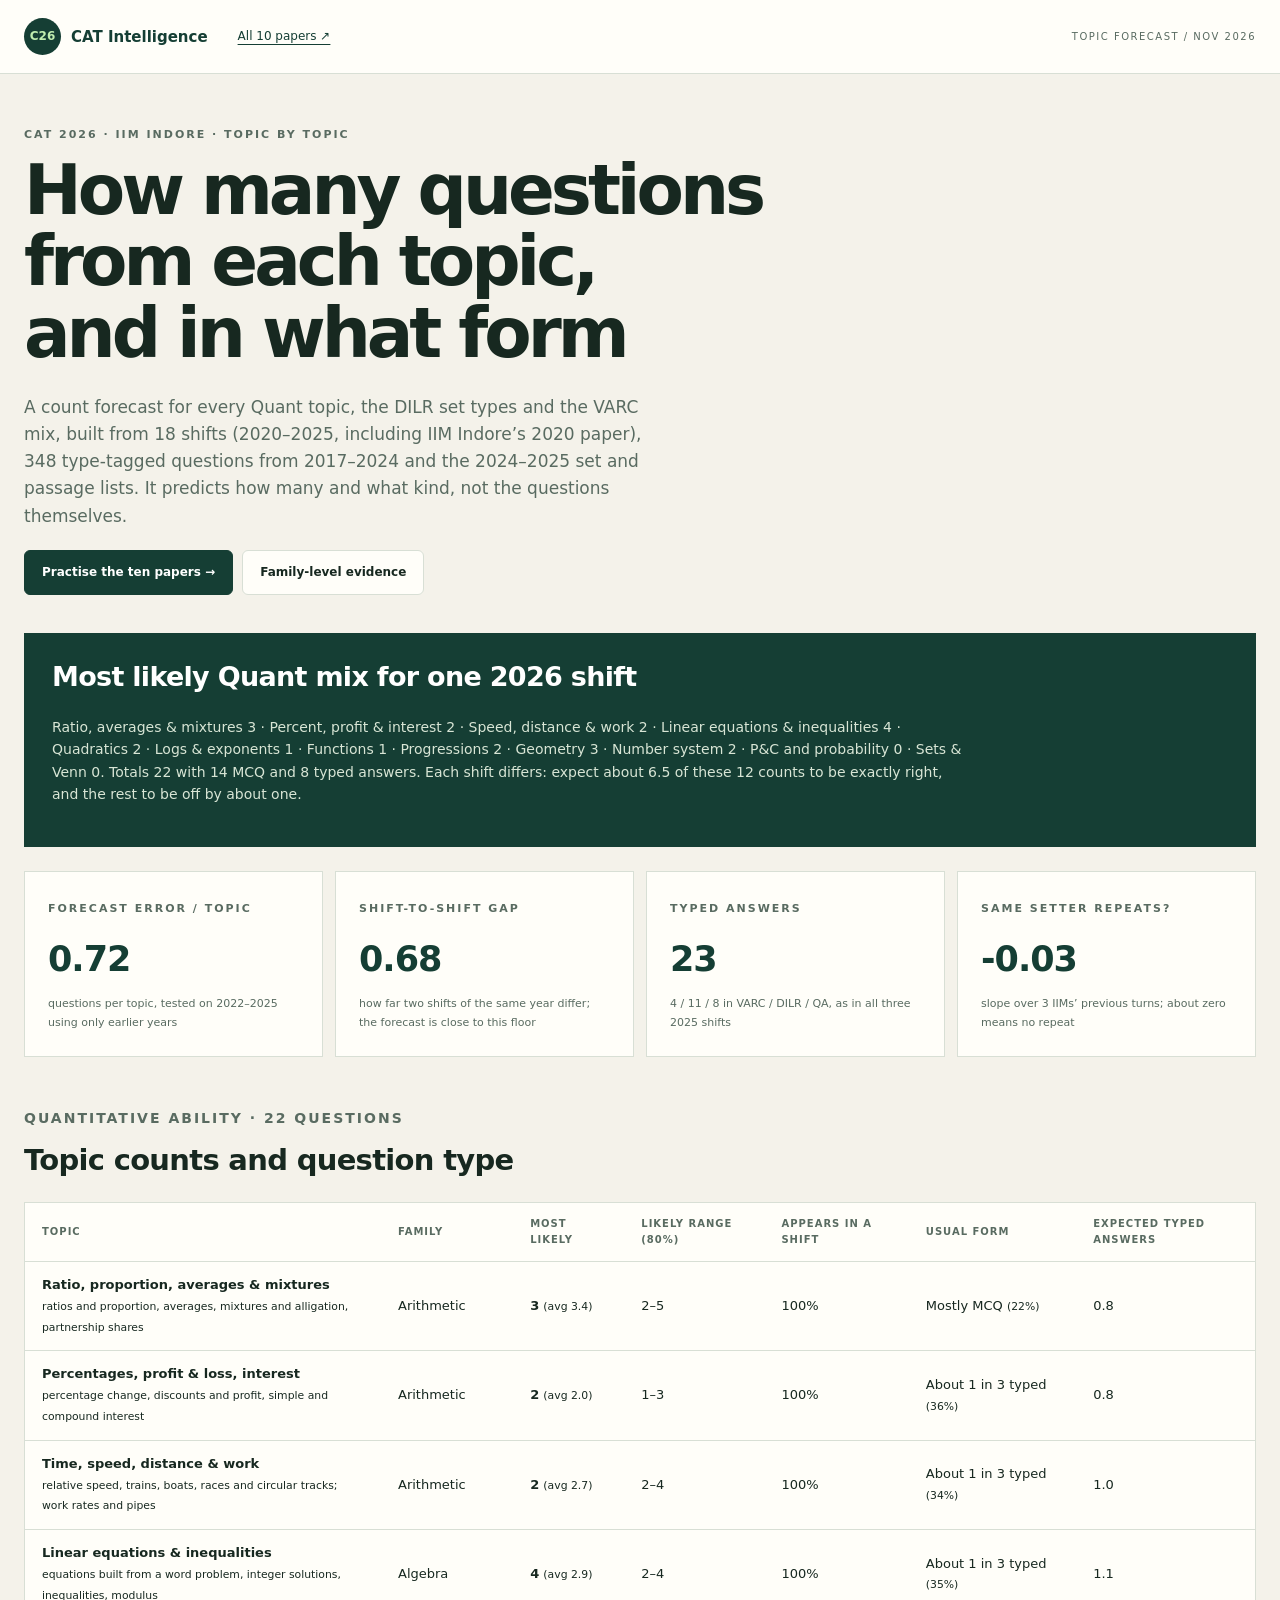
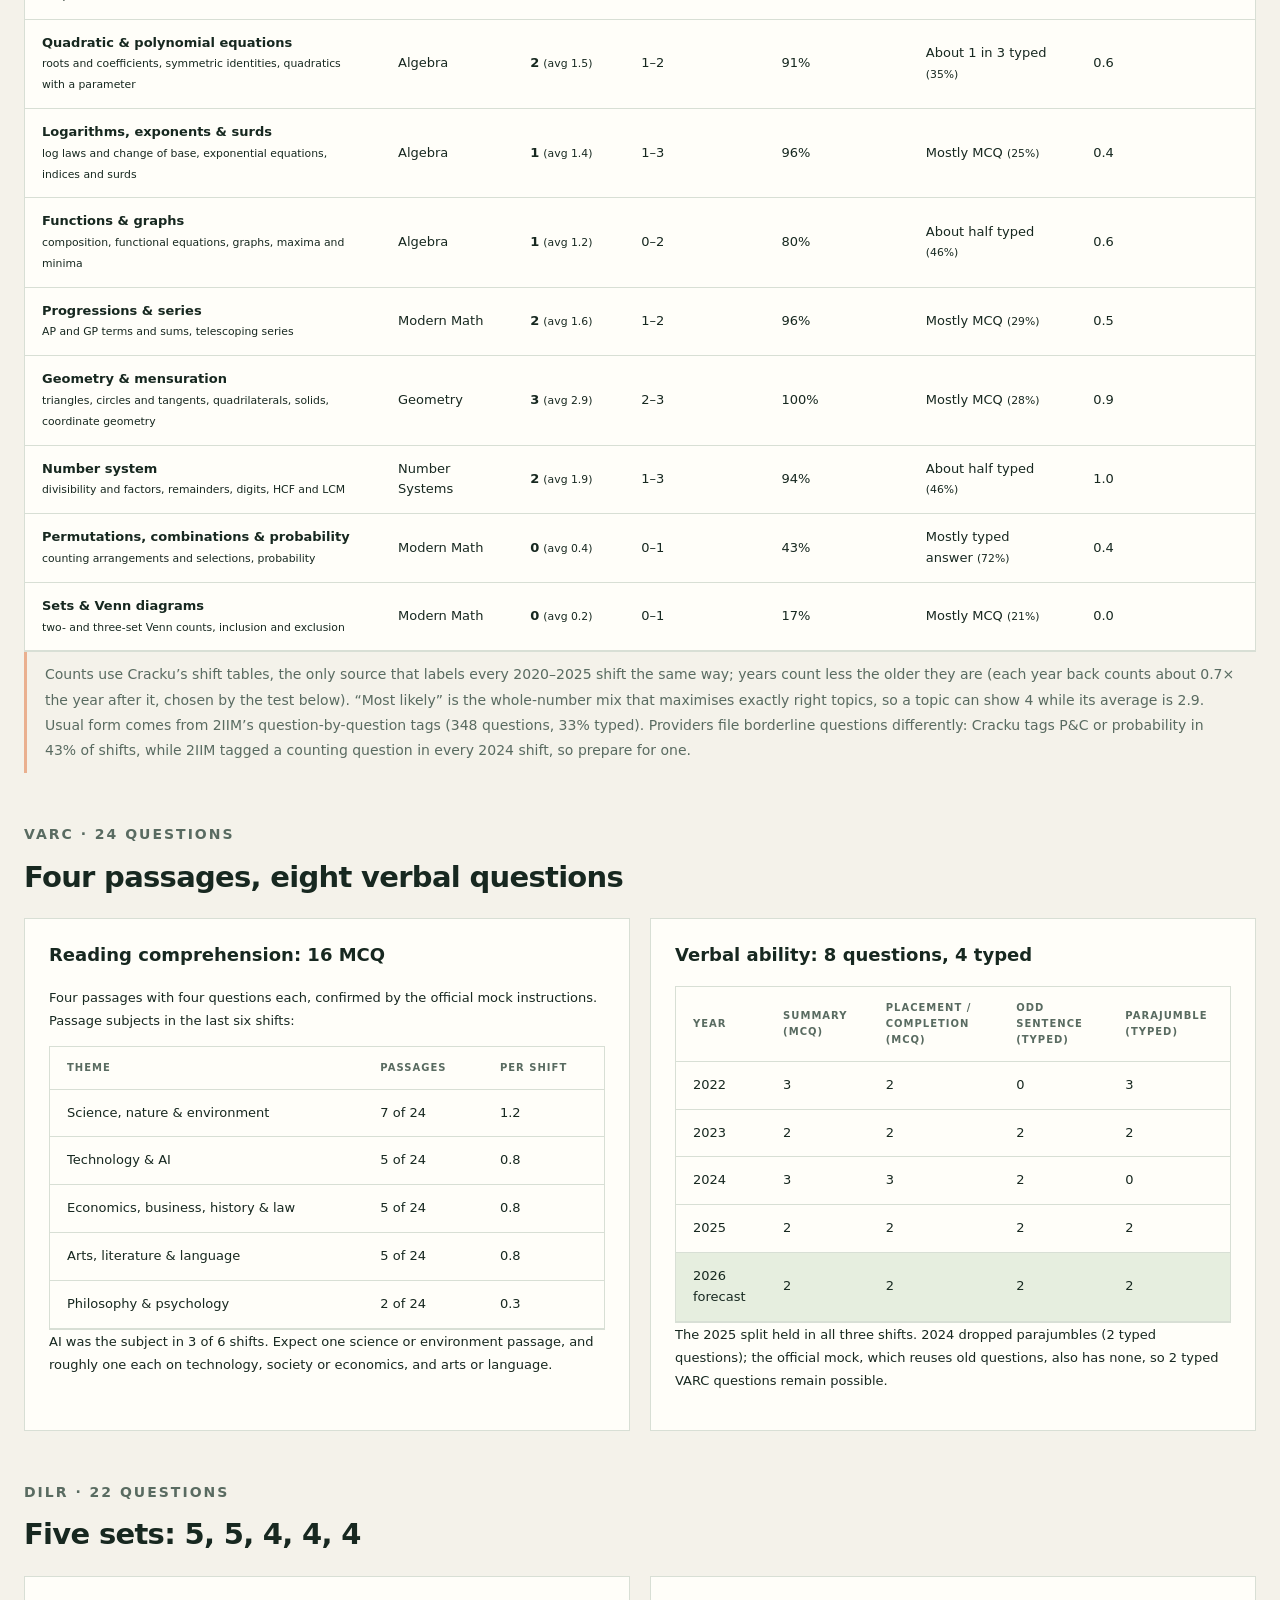
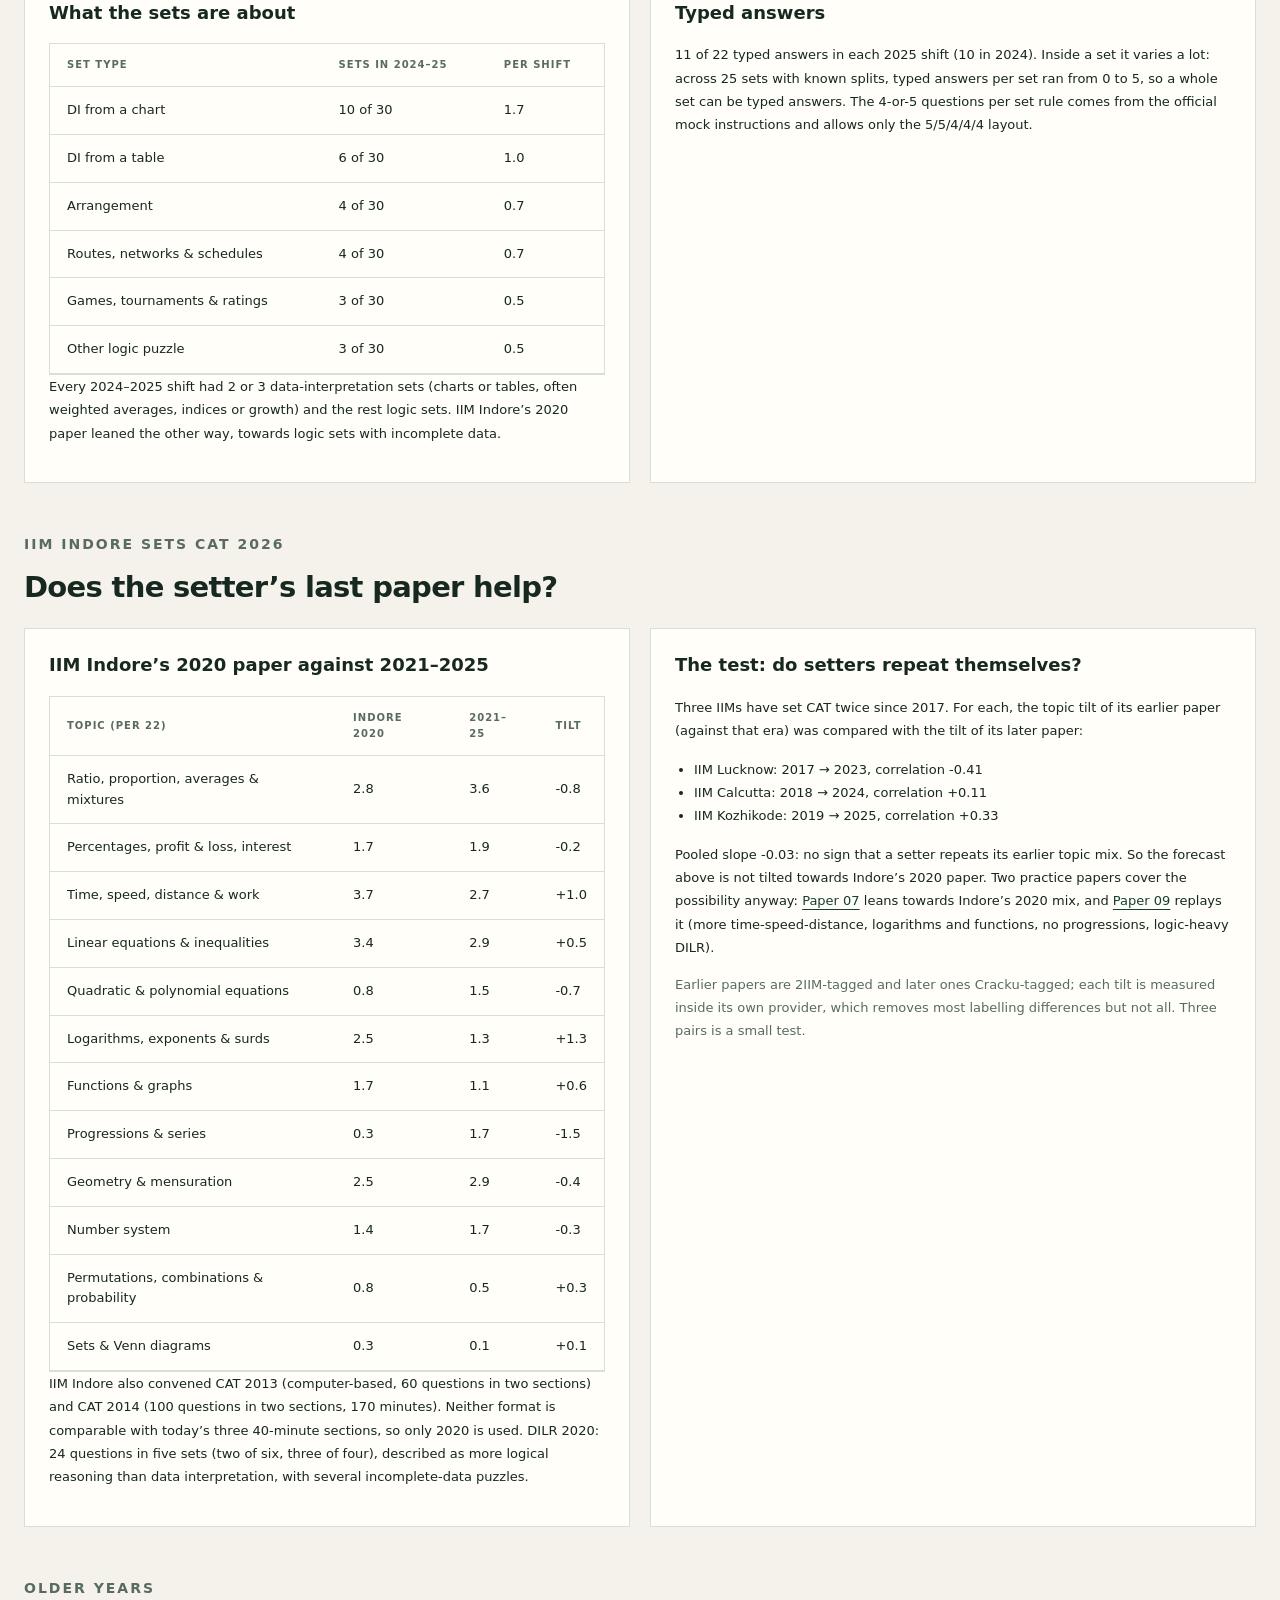
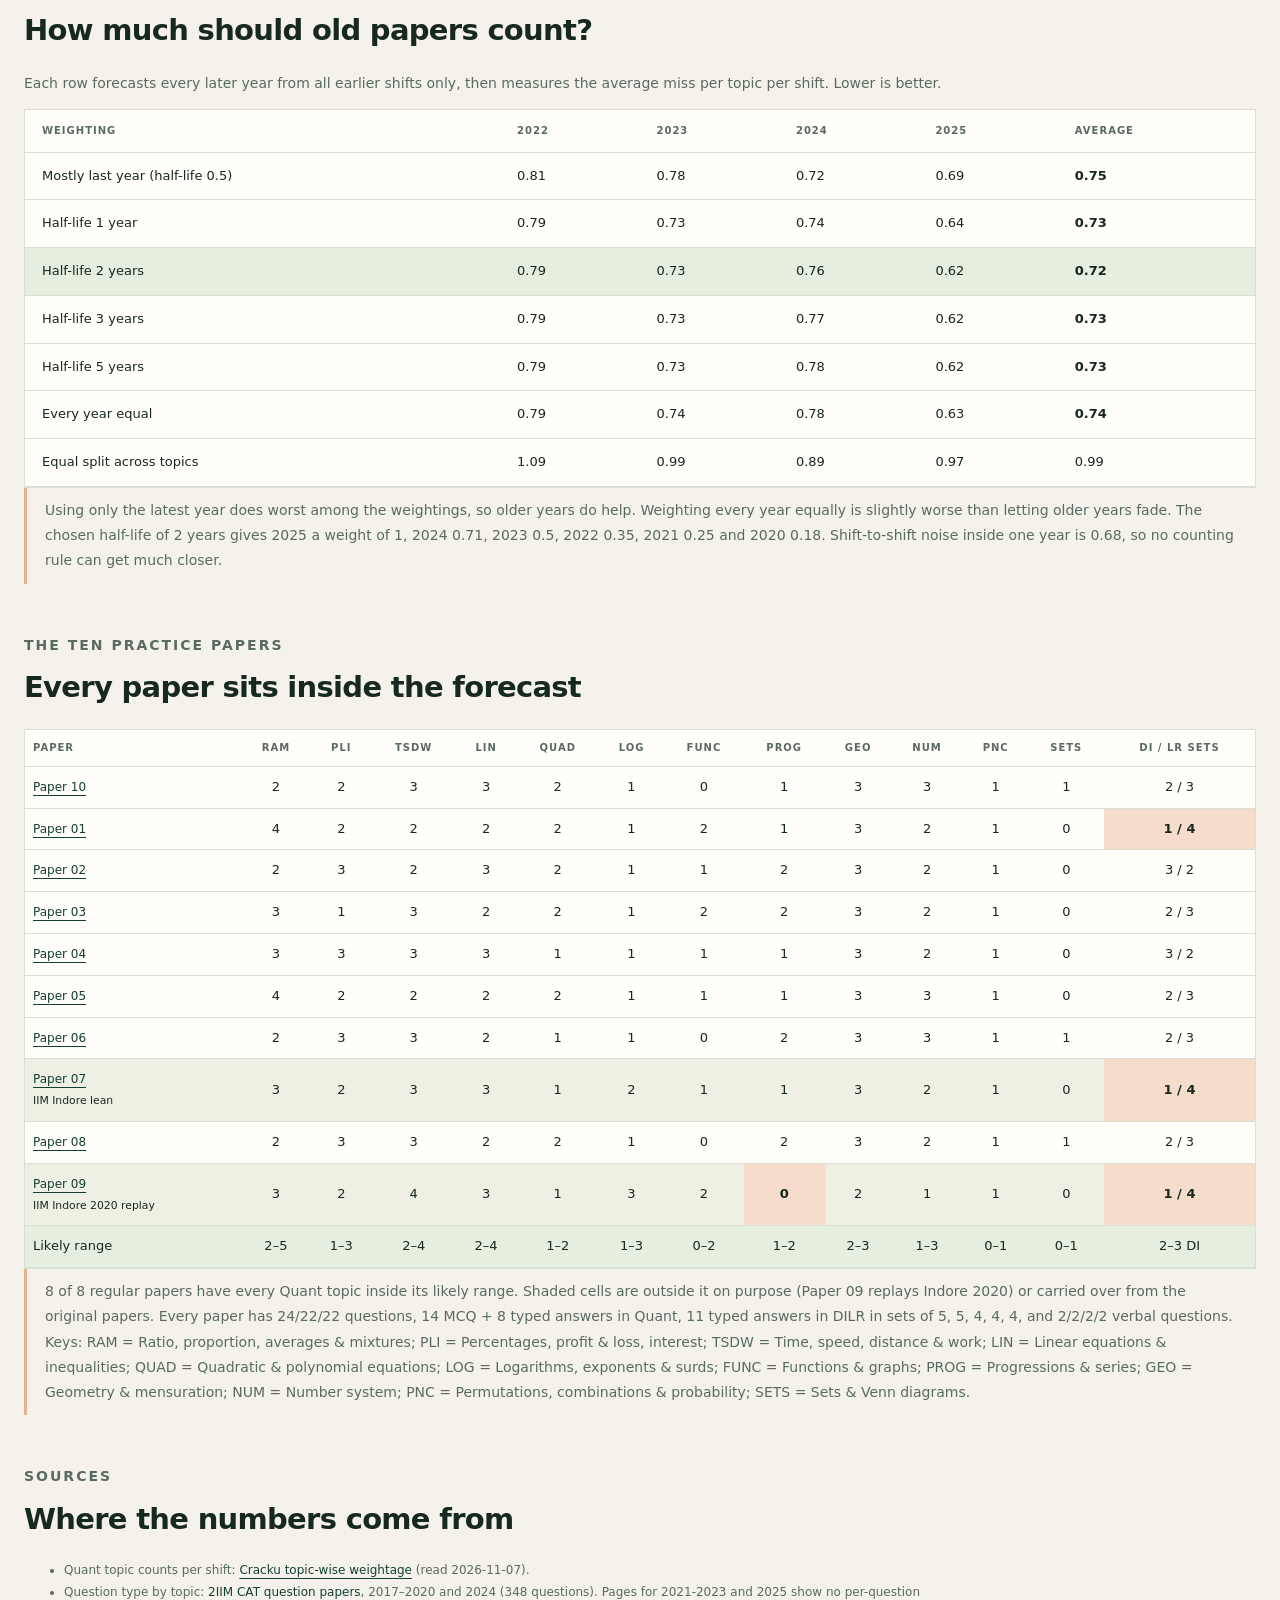
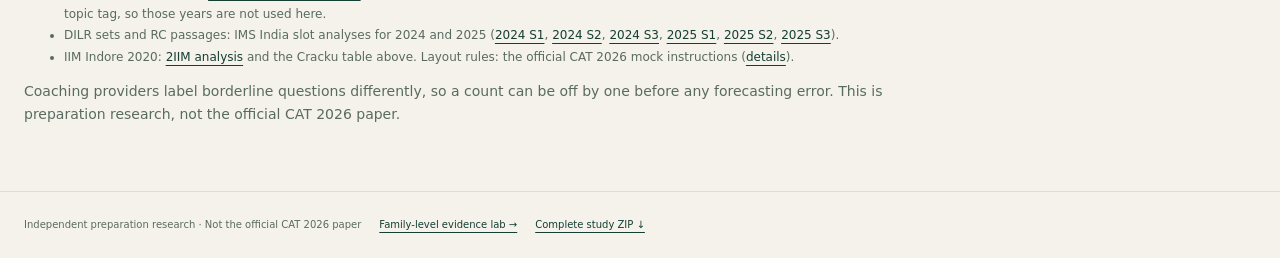
<file: topics.html>
<!doctype html>
<html lang="en"><head><meta charset="utf-8"><meta name="viewport" content="width=device-width,initial-scale=1"><meta name="theme-color" content="#153e34"><title>CAT 2026 · Topic forecast</title><meta name="description" content="How many CAT 2026 questions to expect from each Quant topic, the DILR set types and the VARC mix, with IIM Indore's earlier paper checked."><link rel="stylesheet" href="prediction.css"><link rel="stylesheet" href="backtest.css"><link rel="stylesheet" href="validation.css"></head>
<body><header class="masthead"><a href="index.html" class="logo"><span>C26</span>CAT Intelligence</a><a href="papers.html">All 10 papers ↗</a><span class="edition">TOPIC FORECAST / NOV 2026</span></header>
<main id="topicsApp"><p class="loading">Loading the topic counts…</p></main>
<noscript>This page needs JavaScript to compute the topic forecast. The practice papers and PDFs remain available from the papers page.</noscript>
<footer class="site-footer"><span>Independent preparation research · Not the official CAT 2026 paper</span><a href="validation.html">Family-level evidence lab →</a><a href="CAT-2026-Study-Pack.zip" download>Complete study ZIP ↓</a></footer>
<script src="history-data.js"></script><script src="topic-data.js"></script><script src="forecast-engine.js"></script><script src="topics.js"></script></body></html>
</file>
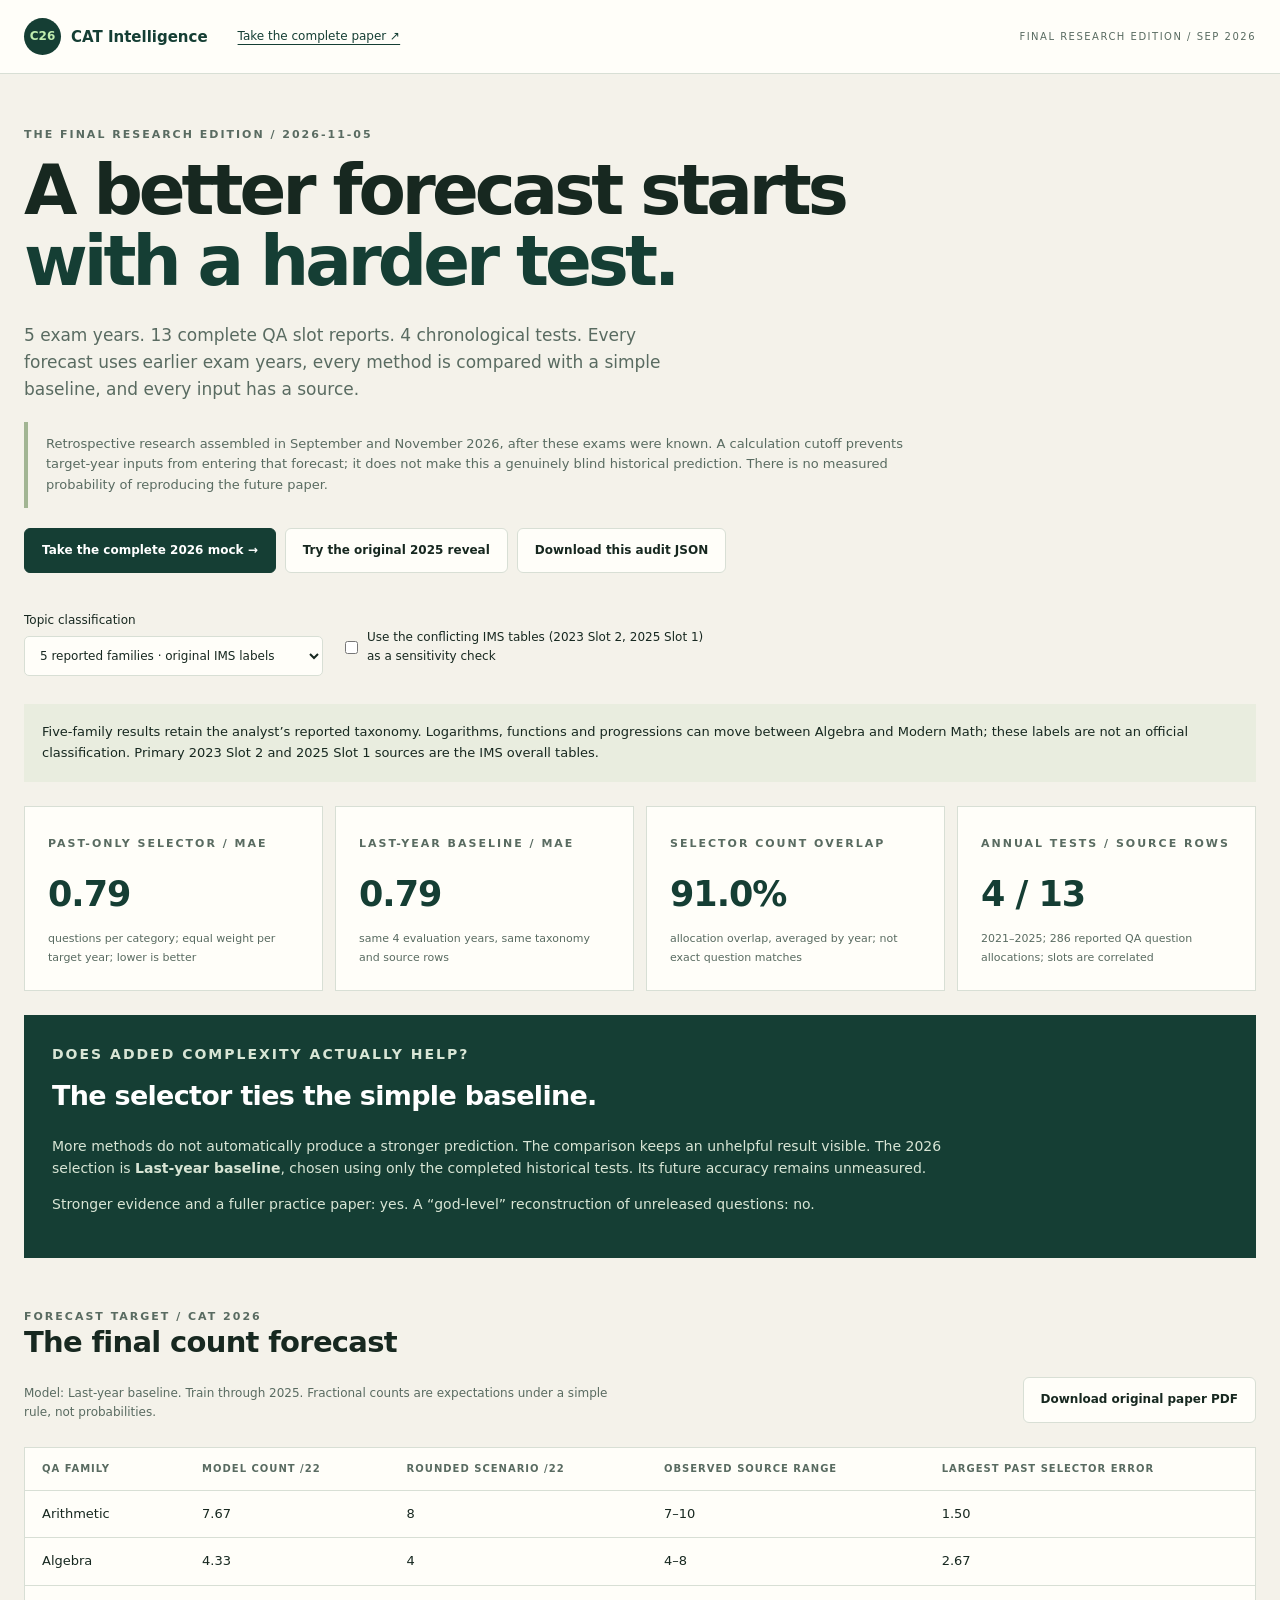
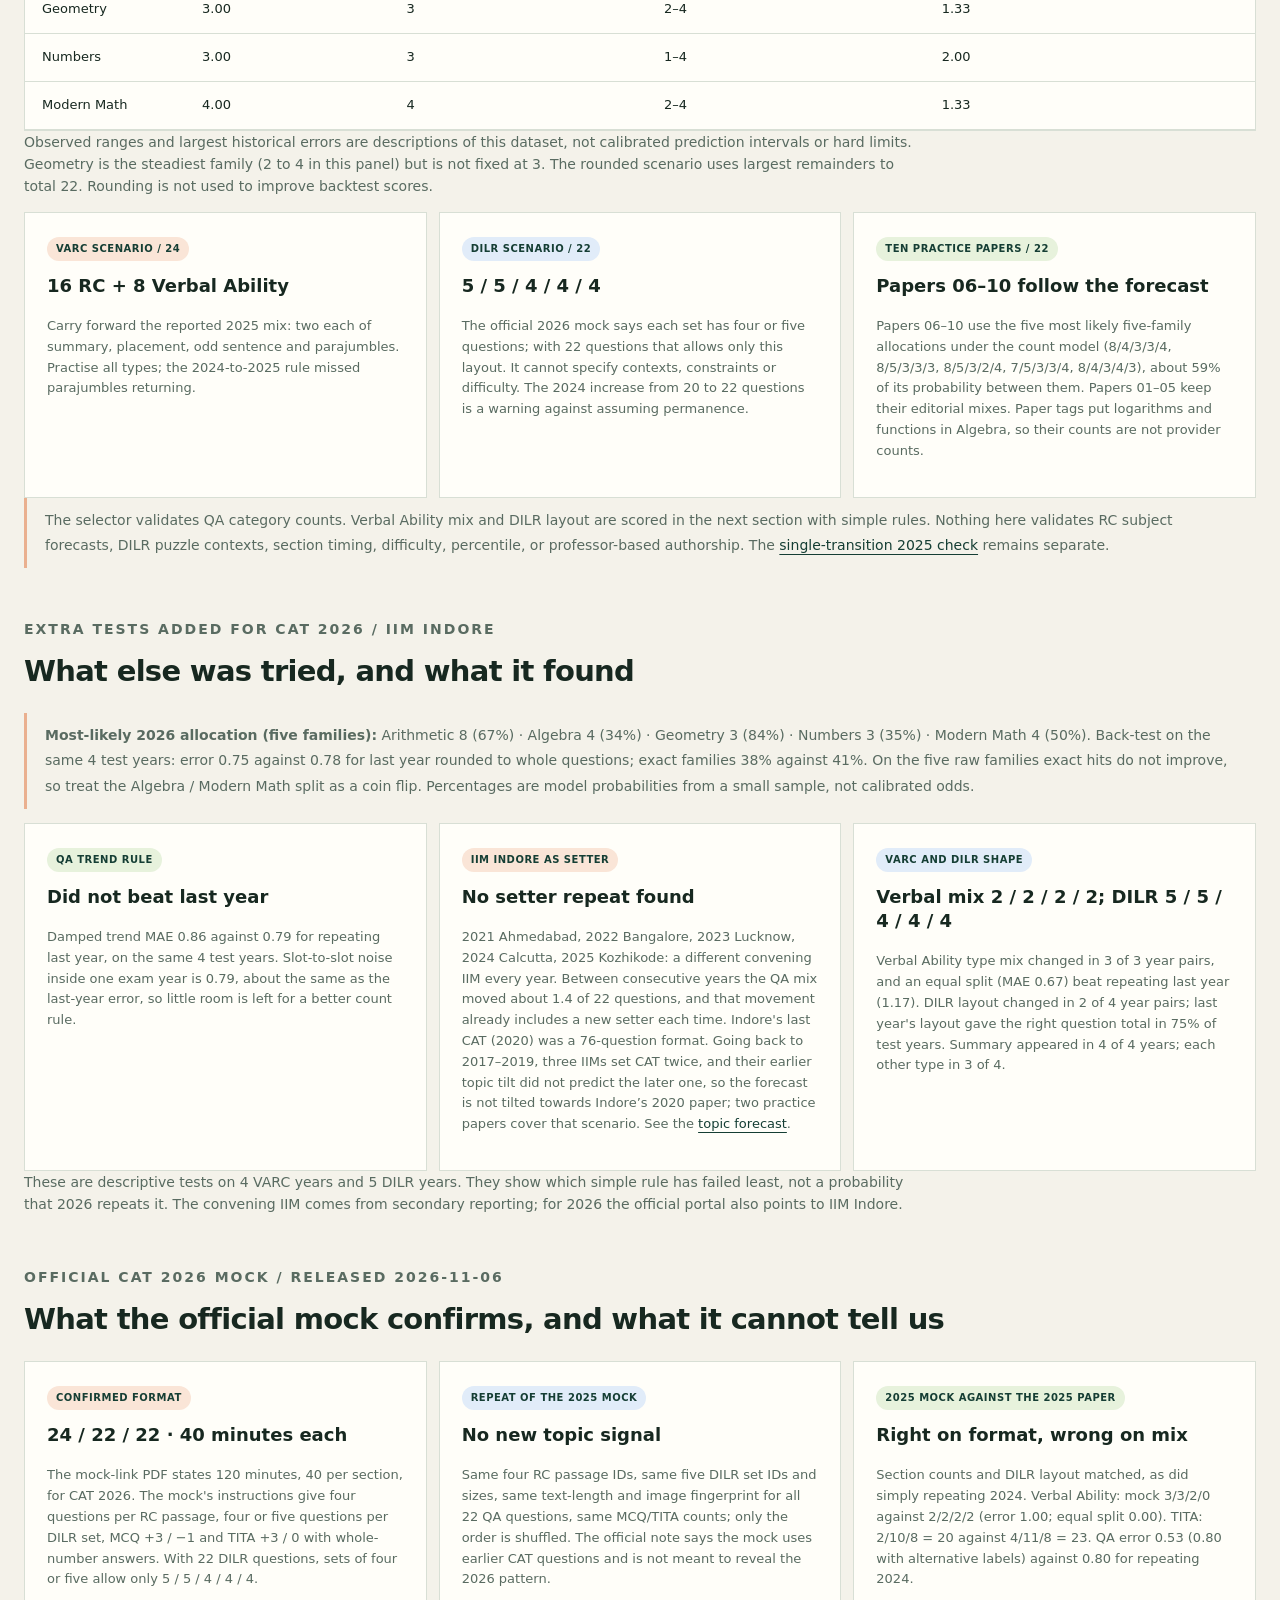
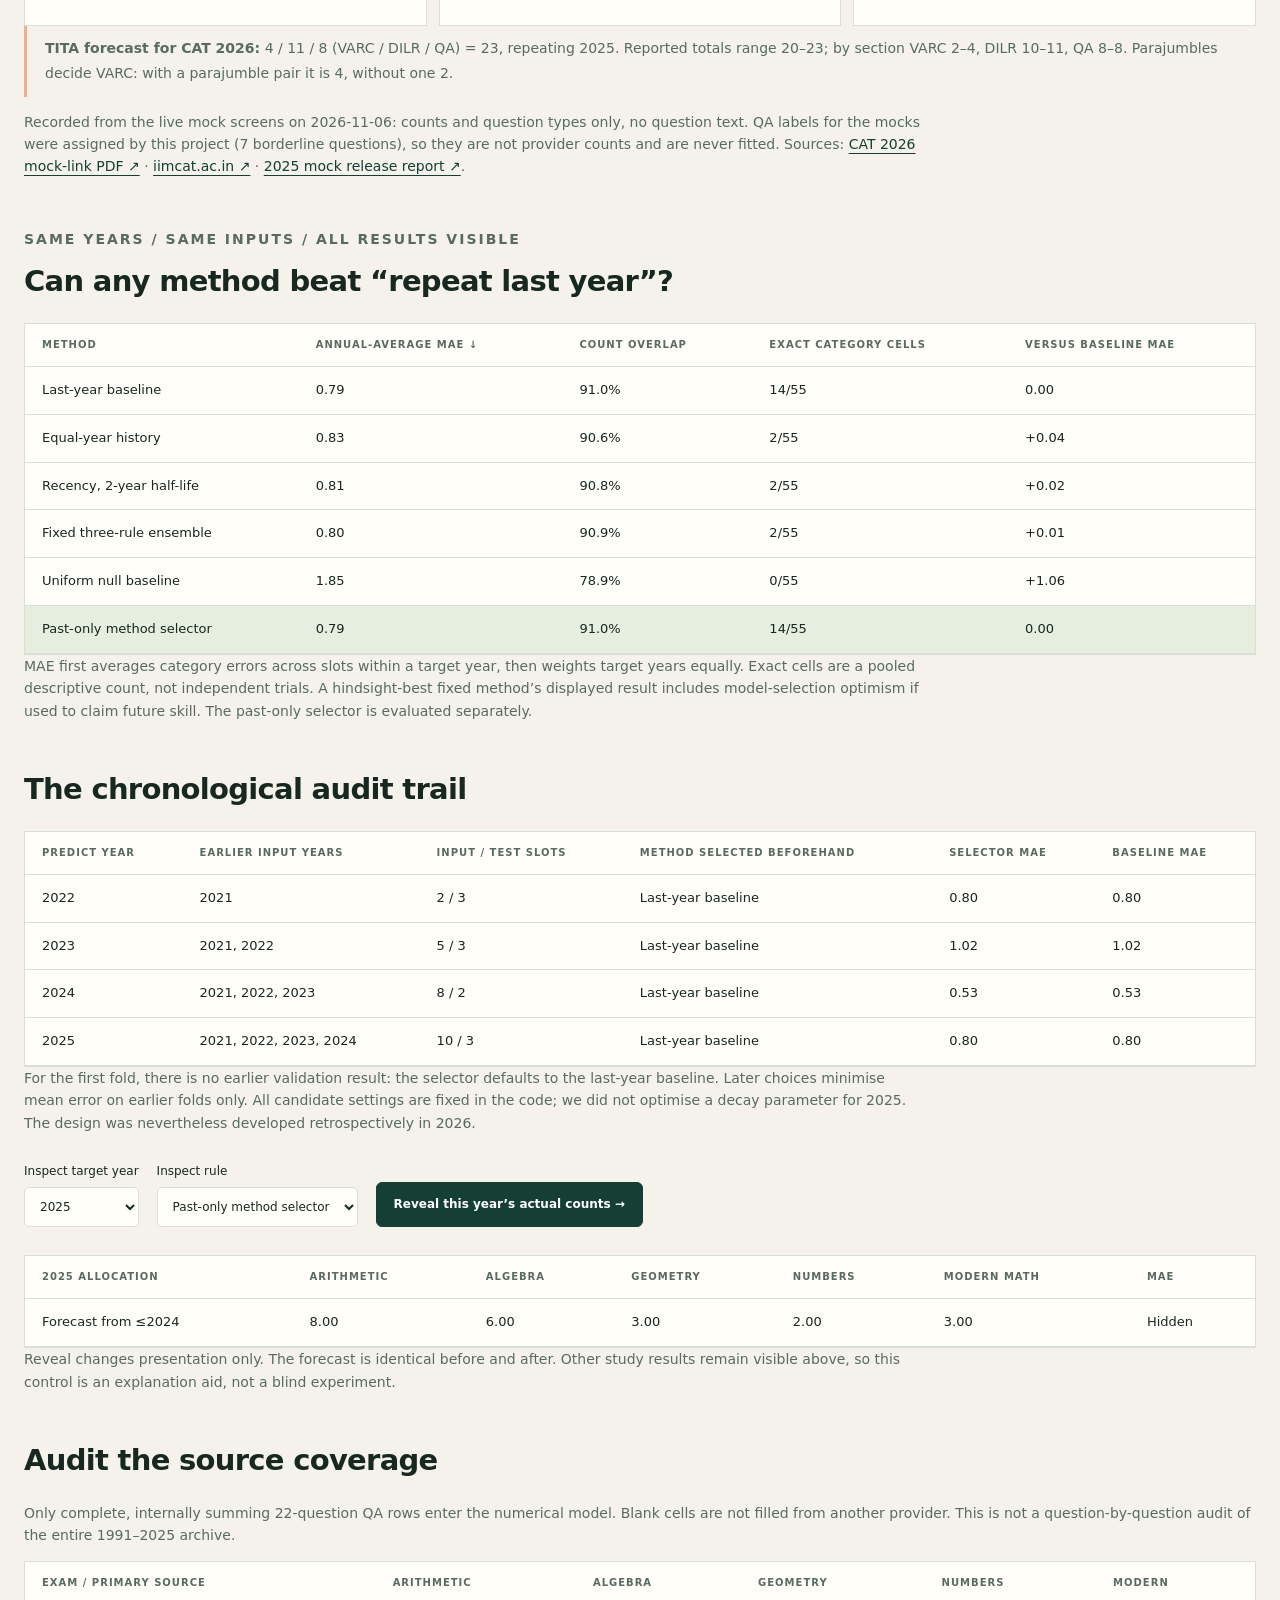
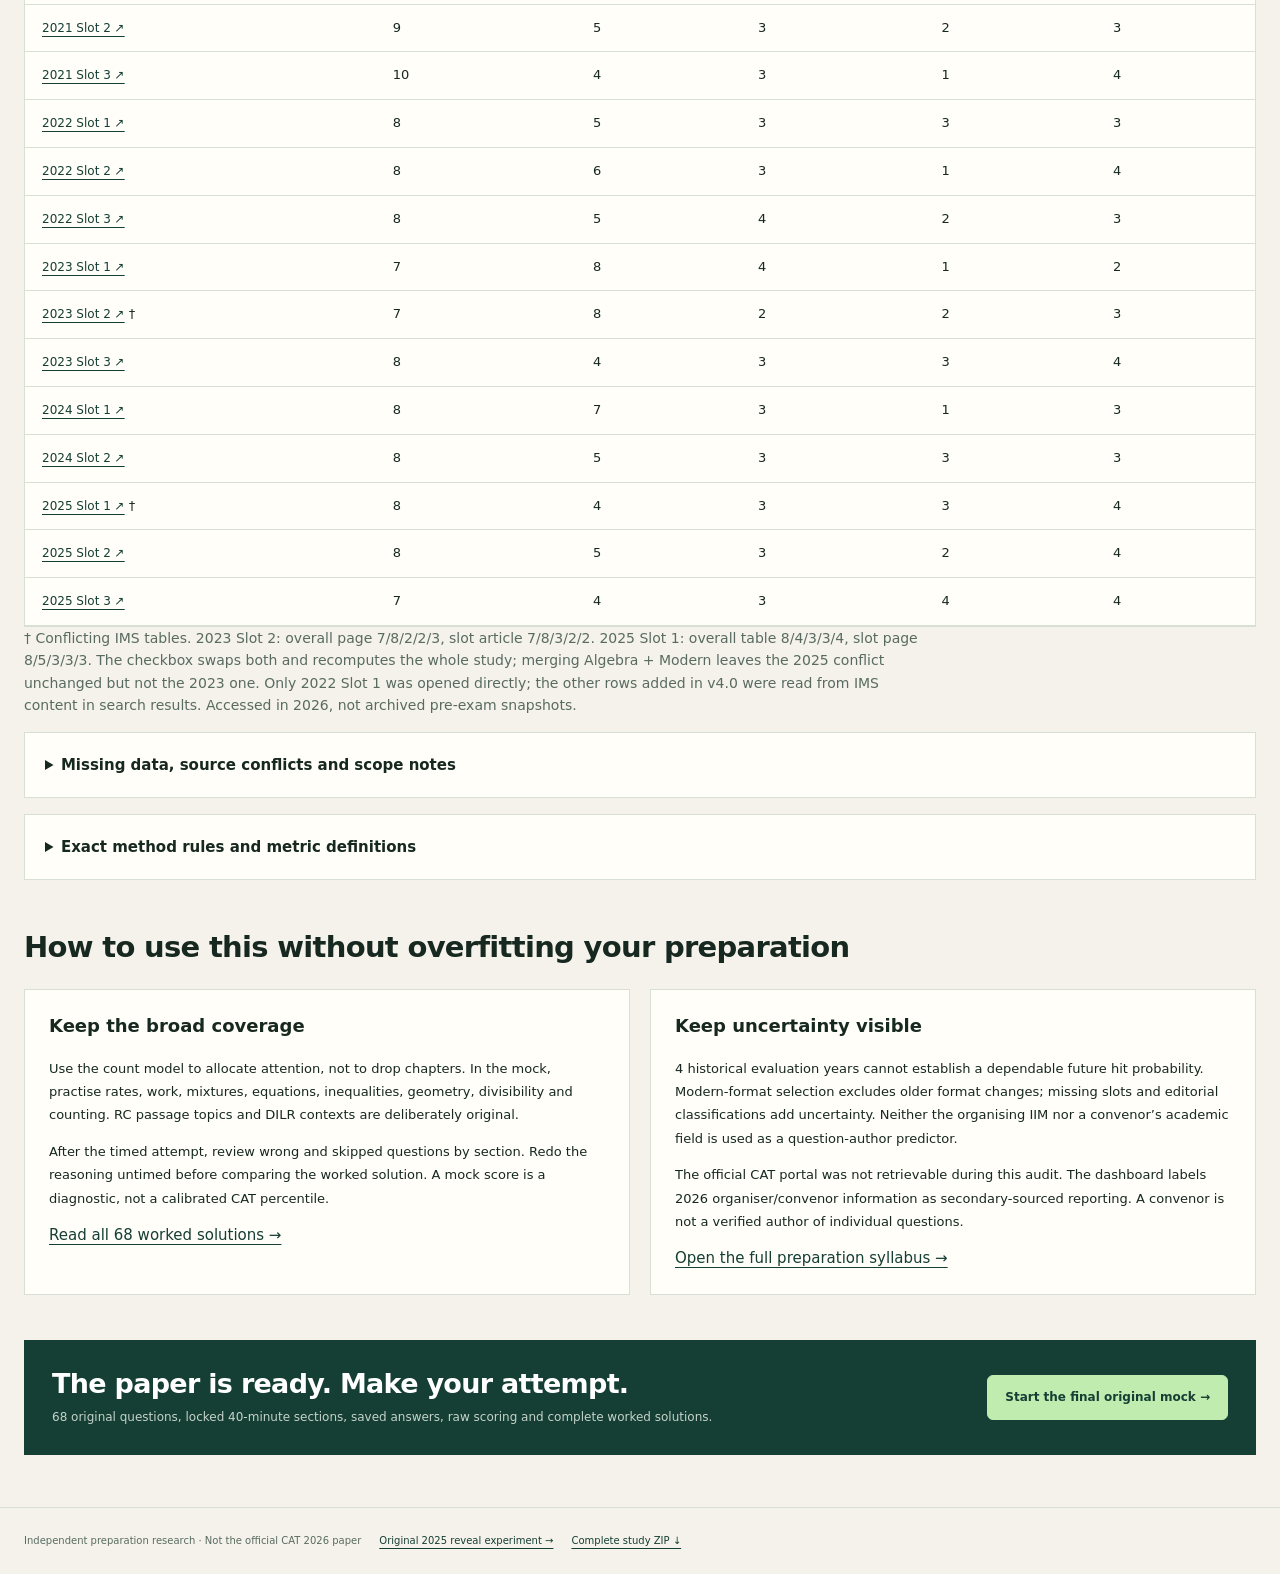
<file: validation.html>
<!doctype html>
<html lang="en"><head><meta charset="utf-8"><meta name="viewport" content="width=device-width,initial-scale=1"><meta name="theme-color" content="#153e34"><title>CAT 2026 · Forecast evidence lab</title><meta name="description" content="Chronological CAT count forecasts, simple baselines, source sensitivity, and an original full-length practice paper."><link rel="stylesheet" href="prediction.css"><link rel="stylesheet" href="backtest.css"><link rel="stylesheet" href="validation.css"></head>
<body><header class="masthead"><a href="index.html" class="logo"><span>C26</span>CAT Intelligence</a><a href="prediction.html">Take the complete paper ↗</a><span class="edition">FINAL RESEARCH EDITION / SEP 2026</span></header>
<main id="validationApp"><p class="loading">Loading the source audit and chronological tests…</p></main>
<noscript>This evidence lab requires JavaScript. The original question and solutions PDFs remain available from the paper page.</noscript>
<footer class="site-footer"><span>Independent preparation research · Not the official CAT 2026 paper</span><a href="backtest.html">Original 2025 reveal experiment →</a><a href="CAT-2026-Study-Pack.zip" download>Complete study ZIP ↓</a></footer>
<script src="history-data.js"></script><script src="forecast-engine.js"></script><script src="validation.js"></script></body></html>
</file>
<file: styles.css>
:root{--paper:#f3f0e8;--ink:#13201c;--muted:#66706b;--line:#d8d5cc;--green:#143f35;--mint:#a8efc1;--yellow:#f2da65;--orange:#ef8f61;--blue:#84b6e8;--white:#fffdf7;--sans:'DM Sans',sans-serif;--display:'Libre Franklin',sans-serif}*{box-sizing:border-box}html{scroll-behavior:smooth}body{margin:0;background:var(--paper);color:var(--ink);font-family:var(--sans);font-size:15px}.topbar{height:76px;padding:0 max(24px,calc((100vw - 1340px)/2));display:flex;align-items:center;justify-content:space-between;border-bottom:1px solid var(--line);position:sticky;top:0;background:rgba(243,240,232,.92);backdrop-filter:blur(14px);z-index:20}.brand{display:flex;gap:11px;align-items:center;color:inherit;text-decoration:none;font-weight:700;line-height:1.05}.brand-mark{width:40px;height:40px;display:grid;place-items:center;background:var(--green);color:var(--mint);border-radius:50%;font-size:11px;letter-spacing:-.4px}.brand small{display:block;font-size:9px;color:var(--muted);font-weight:500;margin-top:4px;text-transform:uppercase;letter-spacing:1.2px}.topbar nav{display:flex;gap:6px}.topbar nav a{padding:9px 12px;text-decoration:none;color:var(--muted);font-size:12px;border-radius:20px}.topbar nav a:hover,.topbar nav a.active{background:var(--ink);color:white}.menu{display:none;background:none;border:1px solid var(--line);padding:8px 11px;border-radius:8px}.hero{max-width:1340px;margin:auto;padding:90px 24px 74px;display:grid;grid-template-columns:1.35fr .65fr;gap:90px;align-items:center}.kicker{font-size:10px;font-weight:700;letter-spacing:1.7px;margin:0 0 18px;color:#52605a}.hero .kicker span{display:inline-block;width:7px;height:7px;border-radius:50%;background:#2eae6c;margin-right:7px;box-shadow:0 0 0 5px rgba(46,174,108,.1)}h1,h2,h3,p{margin-top:0}.hero h1{font:600 clamp(44px,6.3vw,88px)/.98 var(--display);letter-spacing:-4.8px;margin-bottom:28px}.hero h1 em{color:var(--green);font-style:normal}.lede{font-size:18px;line-height:1.65;max-width:700px;color:var(--muted)}.hero-actions{display:flex;gap:10px;margin:34px 0 17px}.btn{display:inline-flex;align-items:center;justify-content:center;gap:18px;padding:14px 18px;border-radius:4px;text-decoration:none;font-weight:700;font-size:12px;border:1px solid var(--ink);cursor:pointer}.btn.primary{background:var(--ink);color:white}.btn.primary span{color:var(--mint)}.btn.ghost{color:var(--ink)}.micro,.method-note,.disclaimer{font-size:10px;color:var(--muted);line-height:1.6}.signal-card{background:var(--green);color:white;padding:26px;border-radius:3px;box-shadow:20px 20px 0 #d9d6cc}.signal-head{display:flex;justify-content:space-between;align-items:center;border-bottom:1px solid rgba(255,255,255,.18);padding-bottom:18px}.signal-head p{font-size:11px;text-transform:uppercase;letter-spacing:1.5px;margin:0}.live{font-size:8px;letter-spacing:1px;background:var(--mint);color:var(--green);padding:5px 8px;border-radius:20px}.signal-main{padding:32px 0 25px;display:flex;align-items:baseline;gap:10px}.signal-main span{font-size:18px;color:#b8cbc5}.signal-main strong{font:700 38px var(--display);letter-spacing:-2px}.signal-grid{display:grid;grid-template-columns:.7fr 1.3fr;border-top:1px solid rgba(255,255,255,.18);border-bottom:1px solid rgba(255,255,255,.18)}.signal-grid div{padding:18px 0}.signal-grid div+div{border-left:1px solid rgba(255,255,255,.18);padding-left:18px}.signal-grid small,.signal-grid b{display:block}.signal-grid small,.confidence span{font-size:9px;color:#9db2ab;text-transform:uppercase;letter-spacing:1px}.signal-grid b{font-size:10px;margin-top:7px}.confidence{padding-top:20px}.confidence>div{display:flex;justify-content:space-between}.confidence b{font-size:11px;color:var(--mint)}.confidence i{height:5px;display:block;background:#31584f;margin-top:9px}.confidence i span{display:block;height:100%;background:var(--mint)}.source-line{font-size:9px;color:#9db2ab;margin:20px 0 0}.source-line a{color:var(--mint)}.metric-strip{border-block:1px solid var(--line);display:grid;grid-template-columns:repeat(4,1fr);max-width:1340px;margin:auto}.metric-strip div{padding:30px 24px;display:flex;align-items:center;gap:15px}.metric-strip div+div{border-left:1px solid var(--line)}.metric-strip strong{font:600 30px var(--display);letter-spacing:-1.5px}.metric-strip span{color:var(--muted);font-size:10px;line-height:1.4;max-width:140px}.section{max-width:1340px;margin:auto;padding:105px 24px}.section-heading{display:flex;justify-content:space-between;align-items:end;gap:40px;margin-bottom:45px}.section-heading h2{font:600 clamp(34px,5vw,60px)/1.02 var(--display);letter-spacing:-3.2px;margin:0 0 12px}.section-heading>div>p:not(.kicker){max-width:680px;color:var(--muted);line-height:1.6}.text-link{font-size:11px;color:var(--ink);text-underline-offset:5px}.archive-tools{display:flex;justify-content:space-between;gap:20px;align-items:end;margin-bottom:22px}.archive-tools label span{display:block;text-transform:uppercase;font-size:8px;letter-spacing:1.4px;margin-bottom:7px}.archive-tools input{background:transparent;border:0;border-bottom:1px solid var(--ink);padding:8px 2px;width:150px;outline:none}.chips,.toggle,.syllabus-tabs{display:flex;gap:6px;flex-wrap:wrap}.chips button,.toggle button,.syllabus-tabs button{border:1px solid var(--line);background:transparent;border-radius:20px;padding:8px 12px;font-size:10px;cursor:pointer}.chips button.active,.toggle button.active,.syllabus-tabs button.active{background:var(--ink);color:white;border-color:var(--ink)}.archive-layout{display:grid;grid-template-columns:1.45fr .55fr;gap:18px;align-items:start}.year-table-wrap{max-height:610px;overflow:auto;border:1px solid var(--line);background:rgba(255,255,255,.3)}table{border-collapse:collapse;width:100%}th{position:sticky;top:0;background:var(--paper);z-index:1;text-transform:uppercase;font-size:8px;letter-spacing:1.1px;text-align:left;padding:13px 16px;color:var(--muted)}td{border-top:1px solid var(--line);padding:15px 16px;font-size:11px}tr{cursor:pointer}tbody tr:hover,tbody tr.selected{background:var(--white)}td:first-child{font-weight:800;font-size:14px}td:last-child{text-align:right}.arrow{border:0;background:none}.year-detail{background:var(--ink);color:white;min-height:400px;padding:27px;position:sticky;top:98px}.year-detail .year-num{font:700 58px var(--display);letter-spacing:-4px}.year-detail .difficulty{display:inline-block;font-size:8px;border:1px solid #5a6662;padding:6px 8px;border-radius:20px;color:var(--mint)}.year-detail h3{font:600 22px/1.2 var(--display);margin-top:30px}.year-detail p{color:#afbab6;font-size:12px;line-height:1.65}.year-facts{display:grid;grid-template-columns:1fr 1fr;border-block:1px solid #3a4541;margin:22px 0}.year-facts div{padding:14px 0}.year-facts small,.year-facts b{display:block}.year-facts small{color:#82908b;font-size:8px;text-transform:uppercase}.year-facts b{font-size:11px;margin-top:5px}.year-detail a{color:var(--mint);font-size:10px}.method-note{margin-top:15px}.dark-section{max-width:none;background:var(--green);color:white;padding-inline:max(24px,calc((100vw - 1292px)/2))}.dark-section .kicker,.dark-section .section-heading p{color:#9ab1aa}.toggle button{border-color:#49655d;color:#b8cbc5}.toggle button.active{background:var(--mint);border-color:var(--mint);color:var(--ink)}.trend-grid{display:grid;grid-template-columns:1.35fr .65fr;gap:16px}.chart-panel,.takeaway{border:1px solid #49655d;padding:28px;min-height:430px}.chart-top{display:flex;justify-content:space-between}.chart-top small{color:#8fa69f;font-size:9px}.chart-top h3{font:500 19px var(--display);margin-top:7px}.chart-top>strong{font:600 40px var(--display);color:var(--mint)}.bar-chart{height:300px;display:flex;align-items:end;gap:18px;padding-top:35px}.bar-item{flex:1;height:100%;display:flex;flex-direction:column;justify-content:flex-end;gap:8px}.bar-item .bar-value{font-size:10px}.bar-item i{display:block;background:var(--mint);min-height:3px;transition:height .5s}.bar-item span{font-size:9px;color:#a8bbb5;min-height:28px}.takeaway .number{font:600 74px var(--display);color:#365c51}.label{font-size:8px;font-weight:700;letter-spacing:1.5px;color:var(--muted)}.takeaway h3{font:500 27px/1.15 var(--display);letter-spacing:-1px}.takeaway>p:not(.label){color:#a9bbb5;line-height:1.65;font-size:12px}.do-this{border-top:1px solid #49655d;margin-top:25px;padding-top:18px}.do-this small{color:var(--mint);text-transform:uppercase;font-size:8px;letter-spacing:1.3px}.do-this p{font-size:11px;line-height:1.6;margin-top:8px}.pattern-cards{display:grid;grid-template-columns:repeat(3,1fr);border:1px solid #49655d;border-top:0}.pattern-cards article{padding:23px}.pattern-cards article+article{border-left:1px solid #49655d}.pattern-cards span{color:var(--mint);font-size:9px}.pattern-cards h4{font-size:13px;margin:10px 0 6px}.pattern-cards p{font-size:10px;color:#9ab1aa;line-height:1.5;margin:0}.legend{display:flex;gap:14px;font-size:9px;color:var(--muted)}.legend i{width:8px;height:8px;display:inline-block;margin-right:5px}.p1{background:var(--green)}.p2{background:var(--yellow)}.p3{background:#c9c6bd}.syllabus-tabs{margin-bottom:20px}.syllabus-tabs button{border-radius:3px;padding:11px 16px}.syllabus-board{display:grid;grid-template-columns:repeat(3,1fr);gap:10px}.topic-column{border:1px solid var(--line);background:rgba(255,255,255,.25)}.topic-column header{padding:20px;border-bottom:1px solid var(--line);display:flex;justify-content:space-between;align-items:center}.topic-column h3{font:600 18px var(--display);margin:0}.tier{font-size:8px;padding:5px 7px;border-radius:2px}.tier-1{background:var(--green);color:white}.tier-2{background:var(--yellow)}.tier-3{background:#d5d2c9}.topic-column ul{list-style:none;margin:0;padding:8px 20px 18px}.topic-column li{padding:11px 0;border-bottom:1px solid var(--line);display:flex;justify-content:space-between;gap:10px;font-size:11px}.topic-column li:last-child{border:0}.topic-column li span{color:var(--muted);font-size:9px}.forecast-section{background:#ebe8df;max-width:none;padding-inline:max(24px,calc((100vw - 1292px)/2))}.stamp{border:1px solid var(--ink);transform:rotate(2deg);padding:10px;text-align:center;font-size:8px;line-height:1.5}.truth-banner{display:grid;grid-template-columns:auto 1fr auto 1fr auto 1fr;background:var(--yellow);padding:17px 20px;gap:10px 14px;align-items:center;font-size:9px}.truth-banner b{text-transform:uppercase;letter-spacing:1px}.truth-banner span{color:#665e36}.forecast-layout{display:grid;grid-template-columns:.8fr 1.2fr;gap:15px;margin-top:15px}.paper-shape,.probability-list article,.convenor-card{border:1px solid var(--line);background:var(--white)}.paper-shape{padding:26px}.shape-total{display:flex;align-items:center;gap:12px;margin:24px 0}.shape-total strong{font:600 72px/.8 var(--display);letter-spacing:-5px}.shape-total span{font-size:10px;color:var(--muted)}.shape-row{display:grid;grid-template-columns:45px 1fr 25px 42px;align-items:center;gap:10px;margin:17px 0;font-size:10px}.shape-row i{height:7px;background:#e6e2d9}.shape-row i b{display:block;height:100%}.shape-row.varc i b{background:var(--orange)}.shape-row.dilr i b{background:var(--blue)}.shape-row.qa i b{background:var(--mint)}.shape-row small{color:var(--muted)}.shape-note{font-size:10px!important;color:var(--muted);line-height:1.5;border-top:1px solid var(--line);padding-top:18px;margin:22px 0 0}.probability-list{display:grid;grid-template-columns:1fr 1fr;gap:8px}.probability-list article{padding:23px}.probability-list article div{display:flex;align-items:center;gap:12px}.probability-list span{font:600 25px var(--display);color:var(--green)}.probability-list h3{font-size:13px;margin:0}.probability-list p{font-size:10px;color:var(--muted);line-height:1.6;margin:15px 0 0}.convenor-card{margin-top:15px;padding:24px;display:grid;grid-template-columns:1fr 1.2fr auto;gap:30px;align-items:center}.convenor-card h3{font:600 26px var(--display);margin:0 0 8px}.convenor-card p{font-size:10px;line-height:1.6;color:var(--muted);margin-bottom:0}.convenor-card a{color:var(--ink);font-size:10px}.mocks-section{padding-bottom:80px}.mock-grid{display:grid;grid-template-columns:repeat(3,1fr);gap:12px}.mock-card{border:1px solid var(--line);background:var(--white);padding:25px;position:relative;overflow:hidden}.mock-card:before{content:attr(data-letter);position:absolute;right:-8px;top:-30px;font:700 135px var(--display);color:#efebe2;z-index:0}.mock-card>*{position:relative}.mock-card .mock-tag{font-size:8px;background:var(--green);color:var(--mint);padding:5px 7px}.mock-card h3{font:600 25px var(--display);letter-spacing:-1px;margin:25px 0 8px}.mock-card>p{font-size:11px;color:var(--muted);line-height:1.55}.mock-sections{margin-top:24px}.mock-sections div{display:grid;grid-template-columns:45px 1fr auto;gap:10px;align-items:center;border-top:1px solid var(--line);padding:12px 0;font-size:9px}.mock-sections i{height:5px;background:#e5e1d8}.mock-sections i b{display:block;background:var(--green);height:100%}.mock-card button{border:0;background:transparent;padding:12px 0 0;text-decoration:underline;text-underline-offset:4px;font-weight:700;font-size:10px}.mock-rules{margin-top:12px;background:var(--ink);color:white;display:grid;grid-template-columns:repeat(4,1fr) auto;align-items:center}.mock-rules div{padding:18px 22px;border-right:1px solid #3d4945;display:flex;align-items:center;gap:10px}.mock-rules b{font:600 23px var(--display);color:var(--mint)}.mock-rules span{font-size:9px;color:#9caba6}.mock-rules button{margin:0 18px;background:var(--mint);border:0;padding:10px 13px;font-size:9px;font-weight:700}.sources{border-top:1px solid var(--line);display:grid;grid-template-columns:.4fr 1fr;gap:80px}.sources h2{font:600 35px var(--display);letter-spacing:-2px}.source-grid{display:grid;grid-template-columns:1fr 1fr}.source-grid a{padding:18px;border-top:1px solid var(--line);color:inherit;text-decoration:none;display:grid;grid-template-columns:30px 1fr}.source-grid a:nth-child(odd){border-right:1px solid var(--line)}.source-grid span{grid-row:span 2;color:var(--muted);font-size:9px}.source-grid b{font-size:11px}.source-grid small{font-size:9px;color:var(--muted);margin-top:5px}.disclaimer{grid-column:2}footer{border-top:1px solid var(--line);padding:28px max(24px,calc((100vw - 1292px)/2));display:flex;justify-content:space-between;align-items:center}footer p,footer>a{font-size:10px;color:var(--muted)}dialog{width:min(900px,calc(100% - 24px));max-height:90vh;border:0;padding:0;background:var(--white);color:var(--ink);box-shadow:0 30px 90px rgba(0,0,0,.3)}dialog::backdrop{background:rgba(9,20,16,.72);backdrop-filter:blur(5px)}.dialog-close{position:absolute;right:15px;top:12px;z-index:3;width:32px;height:32px;border-radius:50%;border:1px solid var(--line);background:white;font-size:20px}.quiz-head{background:var(--green);color:white;padding:28px}.quiz-head p{color:#9fb4ad;font-size:10px;margin:5px 0}.quiz-progress{height:4px;background:#31564d}.quiz-progress i{height:100%;display:block;background:var(--mint);transition:width .3s}.quiz-body{padding:32px}.quiz-meta{display:flex;justify-content:space-between;color:var(--muted);font-size:9px;text-transform:uppercase;letter-spacing:1px}.quiz-body h3{font:500 22px/1.45 var(--display);margin:20px 0}.quiz-passage{background:#f0ede5;padding:18px;font-size:11px;line-height:1.7;max-height:170px;overflow:auto}.options{display:grid;gap:8px}.option{border:1px solid var(--line);background:transparent;text-align:left;padding:13px;font-size:11px}.option:hover,.option.selected{border-color:var(--green);background:#edf8f0}.quiz-actions{display:flex;justify-content:space-between;margin-top:25px}.quiz-results{padding:40px;text-align:center}.quiz-results strong{font:600 70px var(--display);display:block}.quiz-results .result-grid{display:grid;grid-template-columns:repeat(3,1fr);gap:8px;margin:25px 0}.quiz-results .result-grid div{background:#f0ede5;padding:18px}.quiz-results .result-grid b,.quiz-results .result-grid span{display:block}.quiz-results .result-grid span{font-size:9px;color:var(--muted);margin-top:5px}@media(max-width:950px){.topbar nav{display:none;position:absolute;top:76px;left:0;right:0;background:var(--paper);padding:16px;flex-direction:column;border-bottom:1px solid var(--line)}.topbar nav.open{display:flex}.menu{display:block}.hero{grid-template-columns:1fr;gap:45px}.hero h1{letter-spacing:-3px}.metric-strip{grid-template-columns:1fr 1fr}.metric-strip div:nth-child(3){border-left:0;border-top:1px solid var(--line)}.archive-layout,.trend-grid,.forecast-layout,.sources{grid-template-columns:1fr}.year-detail{position:static}.syllabus-board,.mock-grid{grid-template-columns:1fr 1fr}.truth-banner{grid-template-columns:auto 1fr}.convenor-card{grid-template-columns:1fr}.disclaimer{grid-column:1}.mock-rules{grid-template-columns:1fr 1fr}.mock-rules button{margin:15px;grid-column:span 2}.pattern-cards{grid-template-columns:1fr}.pattern-cards article+article{border-left:0;border-top:1px solid #49655d}}@media(max-width:620px){.hero{padding-top:55px}.hero h1{font-size:43px;letter-spacing:-2.5px}.signal-card{box-shadow:10px 10px 0 #d9d6cc}.metric-strip,.syllabus-board,.mock-grid,.probability-list{grid-template-columns:1fr}.metric-strip div+div{border-left:0;border-top:1px solid var(--line)}.section{padding-block:75px}.section-heading,.archive-tools{align-items:flex-start;flex-direction:column}.archive-layout{display:flex;flex-direction:column}.year-table-wrap{width:100%}th:nth-child(2),td:nth-child(2),th:nth-child(4),td:nth-child(4){display:none}.year-detail{width:100%}.bar-chart{gap:8px}.bar-item span{font-size:7px;writing-mode:vertical-rl;min-height:70px}.truth-banner{grid-template-columns:1fr}.truth-banner b{margin-top:5px}.source-grid{grid-template-columns:1fr}.source-grid a:nth-child(odd){border-right:0}.sources{gap:30px}.mock-rules{grid-template-columns:1fr}.mock-rules button{grid-column:1}.mock-rules div{border-bottom:1px solid #3d4945}.hero-actions{flex-direction:column}.btn{width:100%}}
.modern-audit{display:grid;grid-template-columns:.6fr 1.4fr;border:1px solid #49655d;border-top:0;padding:26px;gap:35px}.modern-audit h3{font:500 21px var(--display);margin:8px 0}.modern-audit>div>p:last-child{color:#9ab1aa;font-size:10px;line-height:1.5}.audit-table>div{display:grid;grid-template-columns:55px repeat(3,1fr) 1.5fr;border-top:1px solid #49655d;padding:10px 4px;align-items:center;font-size:10px}.audit-table .audit-head{border-top:0;color:#8fa69f;font-size:8px;text-transform:uppercase;letter-spacing:1px}.audit-table small{color:#9ab1aa}.audit-table b{color:var(--mint)}
@media(max-width:950px){.modern-audit{grid-template-columns:1fr}.source-grid a:nth-child(odd){border-right:0}.source-grid a:nth-child(even){border-right:1px solid var(--line)}}
@media(max-width:620px){.source-grid a:nth-child(even){border-right:0}.modern-audit{padding:18px;gap:16px}.audit-table>div{grid-template-columns:40px repeat(3,1fr) 1.2fr}}
@media print{.topbar,.hero,.metric-strip,.archive-tools,.archive-layout,.trend-grid,.pattern-cards,.modern-audit,.syllabus-tabs,.syllabus-board,.forecast-layout,.convenor-card,.sources,footer,.section-heading .btn{display:none!important}.section{padding:20px}.mocks-section{display:block}.mock-grid{grid-template-columns:1fr}.mock-card{break-inside:avoid}.mock-rules{display:grid}body{background:white}}
</file>
<file: prediction.css>
:root{--paper:#f4f2ea;--surface:#fffef9;--ink:#172820;--muted:#596b61;--green:#153e34;--mint:#c0edaf;--line:#d8dfd5;--orange:#eab08f;--blue:#bacfeb;--gold:#ead890;--red:#a83c3c}*{box-sizing:border-box}html{scroll-behavior:smooth}body{margin:0;background:var(--paper);color:var(--ink);font:15px/1.6 system-ui,-apple-system,'Segoe UI',sans-serif}button,input,select{font:inherit}button,a,input,select{touch-action:manipulation}button{cursor:pointer}a{color:var(--green);text-underline-offset:4px}button:disabled{cursor:not-allowed;opacity:.45}:focus-visible{outline:3px solid #678bce;outline-offset:4px}.masthead{display:flex;align-items:center;gap:30px;padding:18px max(24px,calc((100vw - 1280px)/2));border-bottom:1px solid var(--line);background:var(--surface)}.logo{display:flex;align-items:center;gap:10px;text-decoration:none;font-weight:750}.logo span{display:grid;place-items:center;border-radius:50%;width:37px;height:37px;background:var(--green);color:var(--mint);font-size:12px}.masthead>a:not(.logo){font-size:12px}.edition{margin-left:auto;font-size:10px;letter-spacing:1.5px;color:var(--muted)}main{max-width:1280px;margin:auto;padding:52px 24px}.eyebrow{font-size:11px;letter-spacing:2px;text-transform:uppercase;font-weight:700;color:var(--muted)}h1,h2,h3,p{margin-top:0}h1{font-size:clamp(42px,6.8vw,82px);line-height:1.04;letter-spacing:-4px;margin-bottom:24px}h1 em{color:var(--green);font-style:normal}h2{font-size:27px;letter-spacing:-.7px;line-height:1.2}h3{font-size:18px;line-height:1.35}.intro-grid{display:grid;grid-template-columns:1.25fr .75fr;gap:65px;align-items:center}.intro-text{color:var(--muted);max-width:650px;font-size:17px}.actions{display:flex;gap:10px;align-items:center;flex-wrap:wrap;margin-top:22px}.button{display:inline-flex;justify-content:center;align-items:center;padding:12px 17px;border-radius:6px;border:1px solid var(--line);text-decoration:none;background:var(--surface);color:var(--ink);font-size:12px;font-weight:700;gap:8px}.button.primary{background:var(--green);color:white;border-color:var(--green)}.button.accent{background:var(--mint);border-color:var(--mint);color:var(--green)}.button.subtle{background:transparent}.button.danger{color:var(--red)}.cover-card{background:var(--green);color:white;padding:34px;box-shadow:14px 14px 0 #e1e3d9}.cover-card .eyebrow{color:var(--mint)}.big-number{font-size:90px;letter-spacing:-6px;line-height:1}.cover-card>p{font-size:12px;color:#c5d3ca}.cover-lines{margin-top:24px}.cover-lines div{padding:12px 0;border-top:1px solid #476155;display:flex;justify-content:space-between;font-size:13px}.cover-lines b{color:var(--mint)}.fine{font-size:12px;color:var(--muted);line-height:1.6}.cover-disclaimer{margin-top:18px;font-size:11px;color:var(--muted)}.stat-strip{display:grid;grid-template-columns:repeat(4,1fr);margin:55px 0;border-block:1px solid var(--line)}.stat-strip div{padding:22px;border-right:1px solid var(--line)}.stat-strip div:last-child{border:0}.stat-strip strong{font-size:27px;display:block}.stat-strip span{color:var(--muted);font-size:12px}.section-block{margin-top:55px}.block-head{display:flex;align-items:end;justify-content:space-between;gap:25px;margin-bottom:24px}.block-head p{max-width:600px;margin-bottom:0}.forecast-table{overflow:auto;background:var(--surface);border:1px solid var(--line)}table{width:100%;border-collapse:collapse}th,td{text-align:left;padding:13px 17px;border-bottom:1px solid var(--line);font-size:13px}th{font-size:10px;text-transform:uppercase;letter-spacing:1px;color:var(--muted)}td a{font-size:12px}.mini-bar{height:5px;background:#e8eee4;min-width:95px;margin-top:5px}.mini-bar i{display:block;height:100%;background:var(--green)}.basis-grid{display:grid;grid-template-columns:repeat(3,1fr);gap:12px}.basis-card{background:var(--surface);border:1px solid var(--line);padding:22px}.basis-card .pill{display:inline-block;margin-bottom:13px}.basis-card p{font-size:13px;color:var(--muted)}.pill{padding:4px 9px;background:#e4ece0;color:var(--green);border-radius:25px;font-size:10px;letter-spacing:.5px;font-weight:700}.pill.VARC{background:#fae5d7}.pill.DILR{background:#e1ecf9}.pill.QA{background:#e7f2dc}details.evidence{margin-top:16px;padding:20px;background:var(--surface);border:1px solid var(--line)}summary{cursor:pointer;font-weight:650}details p{font-size:13px}.download-band{padding:28px;background:var(--green);color:white;display:flex;justify-content:space-between;align-items:center;gap:24px;margin-top:45px}.download-band p{color:#c5d3ca;font-size:12px;margin-bottom:0}.download-band h2{margin-bottom:7px}.download-band .actions{margin-top:0}.resume-card{padding:18px 22px;border:1px solid #98b797;background:#e6f0de;margin-bottom:25px;display:flex;align-items:center;gap:25px;justify-content:space-between}.resume-card p{font-size:13px;margin:0}.site-footer{border-top:1px solid var(--line);padding:25px max(24px,calc((100vw - 1280px)/2));display:flex;gap:18px;flex-wrap:wrap;font-size:10px;color:var(--muted)}.site-footer span:nth-child(2){margin-left:auto}.loading{padding:50px;text-align:center}.test-top{display:flex;justify-content:space-between;align-items:center;gap:15px;padding:18px 22px;background:var(--green);color:white;border-radius:7px 7px 0 0}.test-top h2{font-size:20px;margin:0}.test-top p{font-size:11px;color:#c5d3ca;margin:3px 0 0}.clock{font-size:27px;font-variant-numeric:tabular-nums;letter-spacing:1px}.clock.low{color:#ffbc9a}.test-toolbar{display:flex;align-items:center;gap:10px;background:var(--surface);padding:12px 18px;border:1px solid var(--line);flex-wrap:wrap}.section-tabs{display:flex;gap:6px;flex:1}.section-tabs button{border:1px solid var(--line);border-radius:5px;background:transparent;padding:8px 13px;font-size:11px}.section-tabs button.active{background:var(--green);color:white}.test-layout{display:grid;grid-template-columns:1fr 218px;gap:15px;margin-top:15px}.question-card{background:var(--surface);border:1px solid var(--line);padding:25px;min-width:0}.question-meta{display:flex;justify-content:space-between;gap:10px;margin-bottom:18px;font-size:11px;color:var(--muted)}.reading-layout{display:grid;grid-template-columns:1fr 1fr;gap:28px}.reading-layout.no-passage{grid-template-columns:1fr}.passage{white-space:pre-wrap;font-family:Georgia,'Times New Roman',serif;line-height:1.8;font-size:16px;padding-right:22px;border-right:1px solid var(--line);max-height:590px;overflow:auto;overflow-wrap:anywhere}.passage.dilr{font-family:system-ui,sans-serif;font-size:14px;line-height:1.85}.passage h3{font-family:system-ui,sans-serif;color:var(--muted);font-size:13px}.question-text{font-size:16px;line-height:1.75;white-space:pre-wrap;font-weight:500}.options{display:grid;gap:10px}.option{display:flex;align-items:start;gap:12px;width:100%;padding:13px 14px;border:1px solid var(--line);background:transparent;border-radius:5px;text-align:left;font-size:13px;line-height:1.65}.option.selected{border-color:var(--green);background:#edf4e7;box-shadow:inset 3px 0 var(--green)}.option-letter{font-size:10px;min-width:21px;height:21px;border:1px solid var(--line);border-radius:50%;display:grid;place-items:center}.tita-label{display:grid;gap:9px;font-size:12px}.tita-label input{border:1px solid var(--line);padding:14px;border-radius:5px;font-size:20px;width:100%;max-width:350px}.question-actions{display:flex;justify-content:space-between;gap:10px;margin-top:28px;border-top:1px solid var(--line);padding-top:20px;flex-wrap:wrap}.palette{background:var(--surface);border:1px solid var(--line);padding:18px;height:max-content}.palette h3{font-size:13px}.palette-grid{display:grid;grid-template-columns:repeat(4,1fr);gap:7px}.palette-grid button{border:1px solid var(--line);background:transparent;aspect-ratio:1;border-radius:5px;font-size:12px;position:relative}.palette-grid button.answered{background:var(--green);color:white}.palette-grid button.current{outline:2px solid #5b80b0;outline-offset:1px}.palette-grid button.flagged:after{content:'';position:absolute;right:2px;top:2px;border:5px solid transparent;border-top-color:#b185d2;border-right-color:#b185d2}.palette-key{font-size:10px;color:var(--muted);margin-top:15px;line-height:1.8}.palette-key i{display:inline-block;width:8px;height:8px;background:var(--green);margin-right:4px}.palette-key b{color:#8261a2}.save-note{font-size:11px;color:var(--muted);margin-top:16px}.test-warning{font-size:11px;background:#f7efd4;color:#6d5c28;padding:10px 14px;margin-top:10px}.results-hero{display:flex;justify-content:space-between;align-items:center;gap:25px;padding:35px;background:var(--green);color:white}.results-hero p{color:#c9d9c7;font-size:13px}.result-score{font-size:68px;letter-spacing:-3px}.result-score small{font-size:20px;letter-spacing:0}.review-filter{display:flex;gap:12px;margin:25px 0;flex-wrap:wrap}.review-filter select{padding:10px;border:1px solid var(--line);background:var(--surface);border-radius:5px}.review-item{border:1px solid var(--line);background:var(--surface);margin:10px 0;padding:18px}.review-item>summary{display:flex;gap:15px;align-items:center;font-size:13px}.review-item>summary .review-status{margin-left:auto;font-size:11px}.review-item .solution{white-space:pre-wrap;padding:18px;background:#eaf1e3;font-size:13px;line-height:1.8;margin-top:15px}.review-answer{font-size:12px;margin-top:15px}.review-options{font-size:13px;line-height:1.7}.review-options li{padding:4px}.review-passage{white-space:pre-wrap;padding:18px;background:var(--paper);font:15px/1.8 Georgia,serif;margin:15px 0;max-height:400px;overflow:auto}.correct{color:#2b7640}.wrong{color:var(--red)}.reader-controls{display:flex;justify-content:space-between;align-items:center;gap:18px;margin-bottom:35px;flex-wrap:wrap}.paper-cover{padding:45px;background:var(--surface);border:1px solid var(--line)}.paper-cover h1{font-size:52px}.paper-cover table{margin-top:25px}.print-section{margin-top:50px}.print-section>h2{padding:16px 0;border-block:2px solid var(--green)}.print-group{margin:28px 0 24px;background:var(--surface);border:1px solid var(--line);padding:25px}.print-group .text{white-space:pre-wrap;font:16px/1.85 Georgia,serif}.print-question{margin:25px 0;break-inside:avoid}.print-question h3{font-size:15px;white-space:pre-wrap;line-height:1.8}.print-question ol{font-size:14px;line-height:1.8}.print-question .solution{font-size:13px;white-space:pre-wrap;line-height:1.8;background:#eaf1e3;padding:18px}.answer-space{height:33px;border-bottom:1px solid var(--line);width:180px}.key-grid{display:grid;grid-template-columns:repeat(6,1fr);gap:8px;margin:20px 0}.key-grid div{border:1px solid var(--line);padding:9px;font-size:12px}.key-grid b{display:block}dialog{max-width:520px;width:calc(100% - 30px);background:var(--surface);color:var(--ink);border:1px solid var(--line);border-radius:10px;padding:28px;box-shadow:0 30px 70px #0004}dialog::backdrop{background:#10231cb3;backdrop-filter:blur(4px)}dialog p{font-size:14px}#calcForm{display:grid;gap:12px;margin-bottom:15px}#calcForm label{display:grid;gap:4px;font-size:12px}#calcForm input,#calcForm select{padding:10px;border:1px solid var(--line)}#calcResult{padding:10px;font-size:23px;color:var(--green)}.toast{position:fixed;bottom:20px;left:50%;transform:translateX(-50%);border-radius:5px;background:var(--ink);color:white;padding:10px 18px;font-size:12px;opacity:0;pointer-events:none;z-index:50}.toast.show{opacity:1}.data-note{font-size:12px;line-height:1.8;padding:18px;background:#e8eee1}.paper-reference{font-size:12px;line-height:1.8}.storage-warning{background:#fff0d4;border:1px solid #d9bd79;padding:14px;font-size:12px}
@media(max-width:1050px){.intro-grid{gap:30px}.reading-layout{grid-template-columns:1fr}.passage{border-right:0;border-bottom:1px solid var(--line);padding:0 0 20px;max-height:420px}.basis-grid{grid-template-columns:1fr}.download-band{align-items:start;flex-direction:column}}
@media(max-width:700px){.masthead{padding:15px;gap:15px}.edition{display:none}main{padding:30px 16px}.intro-grid{grid-template-columns:1fr}.intro-grid h1{letter-spacing:-2px}.cover-card{margin-right:12px}.stat-strip{grid-template-columns:1fr 1fr;margin:38px 0}.stat-strip div{border-bottom:1px solid var(--line)}.test-layout{grid-template-columns:1fr}.palette{order:-1}.palette-grid{grid-template-columns:repeat(8,1fr)}.palette-key{display:none}.question-card{padding:18px}.question-actions .button{flex:1}.test-toolbar{padding:12px}.test-top{padding:18px 14px}.test-top h2{font-size:17px}.clock{font-size:22px}.block-head,.results-hero,.resume-card{align-items:start;flex-direction:column}.paper-cover{padding:24px}.paper-cover h1{font-size:40px}.print-group{padding:18px}.key-grid{grid-template-columns:repeat(4,1fr)}.site-footer span:nth-child(2){margin-left:0}td,th{padding:10px;font-size:11px}.review-item>summary{gap:7px}.site-footer{padding:20px 16px}}
@media print{@page{size:A4;margin:16mm 15mm 18mm}body{background:white;color:#111;font-size:11pt}.masthead,.site-footer,.reader-controls,.toast,dialog{display:none!important}main{padding:0;max-width:none}.paper-cover{padding:12mm 0;border:0;break-after:page}.paper-cover h1{font-size:36pt;letter-spacing:-1.5pt}.paper-cover p{font-size:11pt}.print-section{margin:0;break-before:page}.print-section>h2{font-size:17pt}.print-group{border:0;padding:0;background:white;break-inside:auto}.print-group .text{font:11pt/1.55 Georgia,serif}.print-group h3{break-after:avoid}.print-question{margin:16px 0;break-inside:avoid}.print-question h3{font-size:10.5pt;line-height:1.55}.print-question ol{font-size:10pt;line-height:1.6}.print-question .solution{background:#f3f6f1;font-size:10pt;line-height:1.55;padding:12px}.paper-reference{font-size:9pt}a{color:#111;text-decoration:none}.key-grid{grid-template-columns:repeat(6,1fr)}.key-grid div{font-size:9pt}.fine{color:#333}.pill{border:1px solid #bbb;background:transparent}.answer-space{border-color:#555}th,td{font-size:10pt;padding:8px}}
</file>
<file: backtest.css>
.backtest-hero{max-width:920px;margin-bottom:38px}.backtest-hero h1{font-size:clamp(40px,5.8vw,69px)}.timeline{display:grid;grid-template-columns:1fr 42px 1fr 42px 1fr;align-items:center;margin:34px 0 22px}.timeline article{border:1px solid var(--line);padding:22px;background:var(--surface);min-height:128px}.timeline article p{font-size:12px;color:var(--muted);margin:9px 0 0}.timeline article b{font-size:18px}.timeline>span{text-align:center;color:var(--muted);font-size:23px}.freeze{background:var(--green);color:var(--mint);display:inline-block;border-radius:4px;padding:7px 11px;font-size:11px;letter-spacing:1px}.reveal-band{display:flex;justify-content:space-between;align-items:center;gap:25px;margin:28px 0;background:#e6eddd;padding:24px}.reveal-band h2{font-size:22px;margin-bottom:7px}.reveal-band p{font-size:12px;max-width:640px;color:var(--muted);margin:0}.score-cards{display:grid;grid-template-columns:repeat(3,1fr);gap:14px;margin:30px 0}.score-cards article{padding:26px;border:1px solid var(--line);background:var(--surface)}.score-cards strong{font-size:49px;letter-spacing:-2px;display:block;color:var(--green);margin:9px 0}.score-cards small{font-size:12px;color:var(--muted)}.metric-explanation{font-size:12px;line-height:1.75;margin-top:14px}.back-tabs{display:flex;gap:7px;margin-bottom:22px;flex-wrap:wrap}.back-tabs button{background:var(--surface);border:1px solid var(--line);padding:9px 15px;border-radius:5px;font-size:12px}.back-tabs button.active{background:var(--green);color:white}.paired-bars{display:grid;gap:20px;padding:26px;background:var(--surface);border:1px solid var(--line)}.paired-row{display:grid;grid-template-columns:120px 1fr;gap:20px;align-items:center}.paired-row b{font-size:13px}.pair{display:grid;gap:5px}.bar-track{display:flex;align-items:center;gap:10px;font-size:11px;min-height:19px}.bar-track i{display:block;height:12px;background:var(--green);min-width:1px}.bar-track.actual i{background:var(--orange)}.bar-track span{min-width:35px}.chart-key{display:flex;gap:20px;font-size:11px;margin-bottom:12px;color:var(--muted)}.chart-key i{width:9px;height:9px;display:inline-block;background:var(--green);margin-right:5px}.chart-key .actual{background:var(--orange)}.breakdown{display:grid;grid-template-columns:1fr 1fr;gap:18px;margin-top:22px}.breakdown>div{border:1px solid var(--line);padding:24px;background:var(--surface)}.breakdown p{font-size:13px;color:var(--muted)}.failure-list{margin:0;padding-left:20px;font-size:13px;line-height:1.8}.error-cell{color:var(--red);font-weight:600}.audit-columns{display:grid;grid-template-columns:1fr 1fr;gap:18px}.audit-columns h3{margin-top:20px}.method-code{white-space:pre-wrap;background:#eef0e8;padding:18px;border:1px solid var(--line);font-size:12px;line-height:1.8}.blind-label{border-left:4px solid #a2b593;padding:12px 18px;font-size:13px;color:var(--muted);margin-top:18px}.hide-answer{display:inline-block;filter:blur(6px);user-select:none}.score-interpretation{border:1px solid #cbb96a;background:#fbf4d9;padding:20px;font-size:14px;margin:25px 0}.backtest-audit-table{min-width:570px}.matrix-note{font-size:11px;color:var(--muted)}@media(max-width:740px){.timeline{grid-template-columns:1fr;gap:6px}.timeline>span{transform:rotate(90deg)}.timeline article{min-height:auto}.score-cards,.breakdown,.audit-columns{grid-template-columns:1fr}.reveal-band{align-items:start;flex-direction:column}.paired-row{grid-template-columns:85px 1fr;gap:10px}.paired-bars{padding:18px}.paired-row b{font-size:11px}}
</file>
<file: papers.css>
.library-hero{max-width:940px}.library-hero h1{font-size:clamp(42px,6vw,74px)}.library-hero .intro-text{max-width:790px}.library-filter{display:flex;gap:9px;align-items:center;font-size:12px}.library-filter select{padding:11px;background:var(--surface);border:1px solid var(--line);border-radius:5px;color:var(--ink)}.paper-grid{display:grid;grid-template-columns:repeat(2,minmax(0,1fr));gap:20px}.library-card{background:var(--surface);border:1px solid var(--line);padding:27px;display:flex;flex-direction:column;min-width:0;position:relative}.library-card-top{display:flex;justify-content:space-between;align-items:center;gap:15px;margin-bottom:22px}.paper-number{color:var(--green);font:43px/1 Georgia,serif}.attempt-badge{font-size:10px;letter-spacing:.6px;text-transform:uppercase;padding:7px 9px;border:1px solid var(--line);background:var(--paper);border-radius:4px}.attempt-badge.active{background:#fbf1d4}.attempt-badge.complete{background:#e5eddc;color:var(--green)}.library-card h3{font-size:25px;margin-bottom:10px}.library-card>p{font-size:13px;color:var(--muted);line-height:1.8}.library-card .paper-focus{color:var(--green);font-size:11px;font-weight:600;letter-spacing:.3px}.library-card .paper-note{min-height:46px}.library-card .paper-mix{font-size:11px;line-height:1.8;border-block:1px solid var(--line);padding:12px 0;margin:12px 0 20px}.library-card .actions{margin-top:auto;margin-bottom:12px;gap:8px}.library-card .actions .button{font-size:11px;padding:11px 13px}.pdf-links{display:flex;flex-wrap:wrap;gap:15px;font-size:11px;color:var(--muted)}.library-method{display:grid;grid-template-columns:1fr 1fr;gap:40px;margin:65px 0 20px;padding:30px;border:1px solid var(--line);background:#e9eddf}.library-method p{font-size:13px;line-height:1.9}.library-method a{font-size:12px}.empty-library{font-size:14px;padding:25px;border:1px solid var(--line)}.paper-switcher{display:flex;justify-content:space-between;align-items:center;flex-wrap:wrap;gap:12px;margin:0 0 25px;font-size:12px}.paper-switcher select{padding:10px;border:1px solid var(--line);border-radius:5px;background:var(--surface);color:var(--ink);max-width:100%}.paper-switcher label{display:flex;align-items:center;gap:10px;max-width:100%}@media(max-width:740px){.paper-grid,.library-method{grid-template-columns:1fr}.library-card{padding:22px}.library-method{gap:15px;padding:22px}.paper-switcher label{flex-wrap:wrap}.library-card .paper-note{min-height:0}}
</file>
<file: cbt.css>
/* Exam screen laid out like computer-based CAT practice software. It stays light in every
   colour scheme, as test software does, and sets its own colours so site themes never leak in. */
body.cbt-mode{background:#fff}
body.cbt-mode .masthead,body.cbt-mode .site-footer{display:none}
body.cbt-mode main{max-width:none;padding:0}
.cbt{--cbt-ink:#1d1d1d;--cbt-muted:#5a5a5a;--cbt-line:#c8c8c8;--cbt-dark:#383838;--cbt-yellow:#ffe94a;--cbt-blue:#2b7bc0;--cbt-blue-2:#1d649f;--cbt-sky:#d6e8f7;--cbt-panel:#eef5fb;--cbt-green:#3a9d3f;--cbt-red:#d8471f;--cbt-purple:#6b3fa0;--cbt-grey:#ebebeb;
  display:flex;flex-direction:column;height:100vh;height:100dvh;background:#fff;color:var(--cbt-ink);font:14px/1.5 Arial,Helvetica,sans-serif;color-scheme:light}
.cbt button{font:inherit;color:inherit;cursor:pointer}
.cbt button:disabled{cursor:not-allowed}
.cbt :focus-visible{outline:2px solid #1d649f;outline-offset:2px}
.cbt-brand{display:flex;justify-content:space-between;align-items:center;gap:12px;padding:6px 14px;border-bottom:1px solid #d9d9d9;background:#fff}
.cbt-brand-name{font-size:16px;letter-spacing:.2px}
.cbt-brand-note{font-size:11px;color:var(--cbt-muted)}
.cbt-bar{display:flex;justify-content:space-between;align-items:center;gap:8px;background:var(--cbt-dark);color:#fff;padding:3px 10px;min-height:32px;flex-wrap:wrap}
.cbt-exam{color:var(--cbt-yellow);font-size:13px;font-weight:700}
.cbt-links{display:flex;gap:2px;flex-wrap:wrap}
.cbt-links button{background:none;border:1px solid transparent;color:#fff;font-size:12px;font-weight:700;padding:3px 8px;display:inline-flex;align-items:center;gap:6px;border-radius:3px}
.cbt-links button:hover{background:#ffffff22}
.cbt-links .cbt-exit{border-color:#ffffff66}
.cbt .ico{display:inline-grid;place-items:center;width:16px;height:16px;border-radius:50%;font-style:normal;font-size:10px;font-weight:700;line-height:1;flex:none}
.cbt .i-info{background:#2b86d6;color:#fff;font-family:Georgia,serif}
.cbt .i-paper{background:#3aa548;color:#fff}
.cbt-body{flex:1;min-height:0;display:grid;grid-template-columns:minmax(0,1fr) 12px 264px;position:relative}
.cbt.palette-hidden .cbt-body{grid-template-columns:minmax(0,1fr) 12px}
.cbt.palette-hidden .cbt-side{display:none}
.cbt-main{display:flex;flex-direction:column;min-width:0;min-height:0}
.cbt-sections{display:flex;align-items:center;gap:10px;background:var(--cbt-grey);padding:5px 10px;border-bottom:1px solid var(--cbt-line)}
.cbt-label{font-size:12px;font-weight:700;color:#333}
.cbt-tabs{display:flex;gap:6px;flex:1;flex-wrap:wrap}
.cbt-tabs button{display:inline-flex;align-items:center;gap:6px;border:1px solid #a8a8a8;background:#fff;padding:3px 9px;border-radius:3px;font-size:12px;font-weight:700;color:#333}
.cbt-tabs button.active{background:var(--cbt-blue);border-color:var(--cbt-blue-2);color:#fff}
.cbt-tabs button:disabled{opacity:.55}
.cbt-calc{margin-left:auto;border:1px solid #b9822b;background:#f5b350;border-radius:4px;width:36px;height:30px;display:grid;place-items:center;padding:0}
.cbt-calc:hover{background:#f8c06c}
.cbt-timebar{display:flex;justify-content:space-between;align-items:center;gap:10px;padding:5px 12px;border-bottom:1px solid var(--cbt-line);font-size:13px}
.cbt-cur{font-weight:700;display:flex;align-items:baseline;gap:8px;min-width:0}
.cbt-cur small{font-weight:400;color:var(--cbt-muted);white-space:nowrap;overflow:hidden;text-overflow:ellipsis}
.cbt-time{white-space:nowrap;font-weight:700}
.cbt-time b,.cbt-summary-time b{font-variant-numeric:tabular-nums;font-size:15px}
.cbt-time b.low,.cbt-summary-time b.low{color:#c62828}
.cbt-qhead{display:flex;justify-content:space-between;align-items:center;gap:6px 12px;flex-wrap:wrap;padding:6px 12px;border-bottom:1px solid var(--cbt-line)}
.cbt-qhead>b{font-size:15px}
.cbt-marks{font-size:11px;color:#333}
.cbt .pos{color:#2e7d32}.cbt .neg{color:#c62828}
.cbt-qarea{flex:1;min-height:0;overflow:auto;padding:14px 16px;font-size:15px;line-height:1.65}
.cbt-qarea.split{display:grid;grid-template-columns:minmax(0,1fr) minmax(0,1fr);padding:0;overflow:hidden}
.cbt-qarea.split>.cbt-passage,.cbt-qarea.split>.cbt-question{overflow:auto;padding:14px 16px;min-height:0}
.cbt.zoom-1 .cbt-qarea{font-size:17px}.cbt.zoom-2 .cbt-qarea{font-size:19px}
.cbt-passage{border-right:1px solid var(--cbt-line)}
.cbt-passage h3{font-size:13px;margin:0 0 10px;color:var(--cbt-muted);font-weight:700}
.cbt-passage p,.cbt-question p{margin:0 0 10px}
.cbt .question-text{font-weight:400;font-size:inherit;line-height:inherit;white-space:normal;margin-bottom:12px}
.cbt-options{display:grid;gap:6px}
.cbt-option{display:flex;gap:10px;align-items:flex-start;width:100%;text-align:left;background:#fff;border:1px solid transparent;border-radius:3px;padding:6px 8px;line-height:1.5}
.cbt-option:hover{background:#f2f7fc;border-color:#d4e3f1}
.cbt-option .radio{flex:none;width:16px;height:16px;border:1.5px solid #666;border-radius:50%;margin-top:3px;display:grid;place-items:center;background:#fff}
.cbt-option[aria-pressed="true"]{background:#e9f2fb;border-color:#9dc2e5}
.cbt-option[aria-pressed="true"] .radio{border-color:var(--cbt-blue-2)}
.cbt-option[aria-pressed="true"] .radio::after{content:'';width:8px;height:8px;border-radius:50%;background:var(--cbt-blue-2)}
.cbt-tita-label{display:block;font-size:12px;color:var(--cbt-muted);margin-bottom:4px}
.cbt-tita input{width:min(240px,100%);font:18px Arial,sans-serif;padding:5px 8px;border:1px solid #888;border-radius:2px;margin-bottom:8px;background:#fff;color:#111}
.cbt-keypad{display:grid;grid-template-columns:repeat(3,48px);gap:4px;padding:6px;background:#e7e7e7;border:1px solid #c1c1c1;width:max-content;border-radius:3px}
.cbt-keypad button{height:32px;border:1px solid #9c9c9c;background:linear-gradient(#fff,#e3e3e3);border-radius:3px;font-weight:700;padding:0}
.cbt-keypad button:active{background:#d4d4d4}
.cbt-keypad .wide{grid-column:1/-1}
.cbt-keypad .arrows{grid-column:1/-1;display:grid;grid-template-columns:1fr 1fr;gap:4px}
.cbt-hint{font-size:12px;color:var(--cbt-muted);margin-top:8px}
.cbt-actions{display:flex;justify-content:space-between;align-items:center;gap:8px;flex-wrap:wrap;padding:7px 12px;border-top:1px solid var(--cbt-line);background:#fff}
.cbt-actions>div{display:flex;gap:8px;flex-wrap:wrap}
.cbt-btn{border:1px solid #9a9a9a;background:#fff;padding:6px 14px;border-radius:3px;font-size:13px;font-weight:600;color:#222}
.cbt-btn:hover{background:#f1f1f1}
.cbt-btn.primary{background:var(--cbt-blue);border-color:var(--cbt-blue-2);color:#fff}
.cbt-btn.primary:hover{background:var(--cbt-blue-2)}
.cbt-collapse{border:0;background:#2b2b2b;color:#fff;font-size:12px;padding:0;align-self:center;height:58px;border-radius:3px 0 0 3px}
.cbt-side{display:flex;flex-direction:column;min-height:0;background:var(--cbt-panel);border-left:1px solid var(--cbt-line)}
.cbt-profile{display:flex;align-items:center;gap:10px;padding:8px 10px;background:#fff;border-bottom:1px solid var(--cbt-line)}
.cbt-avatar{width:52px;height:52px;flex:none}
.cbt-profile b{display:block;font-size:14px}.cbt-profile small{color:var(--cbt-muted);font-size:11px}
.cbt-legend{display:grid;grid-template-columns:1fr 1fr;gap:6px 8px;padding:8px 10px;font-size:11px;line-height:1.3;background:#fff;border-bottom:1px solid var(--cbt-line)}
.cbt-legend>div{display:flex;align-items:center;gap:6px}
.cbt-legend .wide{grid-column:1/-1}
.cbt-legend .qs,.cbt-instr .qs{width:30px;height:26px;font-size:11px;flex:none}
.cbt-secname{background:var(--cbt-blue);color:#fff;font-weight:700;padding:4px 10px;font-size:13px}
.cbt-choose{background:var(--cbt-sky);padding:3px 10px;font-weight:700;font-size:12px}
.cbt-side .palette-grid{display:grid;grid-template-columns:repeat(4,44px);justify-content:space-evenly;gap:10px 6px;padding:10px 6px;overflow:auto;flex:1;align-content:start}
.cbt-submit{padding:7px 10px;border-top:1px solid var(--cbt-line);background:#fff;display:grid}
/* Palette status shapes. The button stays a rectangle so focus rings work; ::before draws the shape. */
.qs{position:relative;display:inline-grid;place-items:center;width:44px;height:38px;border:0;background:none;padding:0;font-weight:700;font-size:13px;color:#222;isolation:isolate;vertical-align:middle}
.qs>span{position:relative;z-index:1}
.qs::before{content:'';position:absolute;inset:0;background:#f0f0f0;border:1px solid #b4b4b4;border-radius:4px}
.qs.st-a,.qs.st-na,.qs.st-m,.qs.st-am{color:#fff}
.qs.st-a::before{background:var(--cbt-green);border:0;border-radius:0;clip-path:polygon(50% 0,100% 30%,100% 100%,0 100%,0 30%)}
.qs.st-na::before{background:var(--cbt-red);border:0;border-radius:0;clip-path:polygon(0 0,100% 0,100% 70%,50% 100%,0 70%)}
.qs.st-m::before,.qs.st-am::before{background:var(--cbt-purple);border:0;border-radius:50%;inset:0 3px}
.qs.st-am::after{content:'✓';position:absolute;z-index:2;right:0;bottom:-2px;width:14px;height:14px;border-radius:50%;background:var(--cbt-green);color:#fff;font-size:9px;line-height:14px;text-align:center;border:1px solid #fff}
.palette-grid .qs.current{outline:2px solid #111;outline-offset:2px}
.palette-grid .qs:hover::before{filter:brightness(1.08)}
.cbt-foot{background:#5c7084;color:#fff;font-size:11px;text-align:center;padding:3px 8px}
/* Exam summary and confirmation */
.cbt-summary{flex:1;overflow:auto;padding:14px 20px 24px;background:#fff}
.cbt-summary-time{text-align:right;font-size:13px;font-weight:700;margin-bottom:6px}
.cbt-summary h2{font-size:17px;text-align:center;margin:0 0 10px;letter-spacing:0}
.cbt-summary h3{font-size:13px;margin:16px 0 6px}.cbt-summary h3 small{font-weight:400;color:var(--cbt-muted)}
.cbt-yet{font-size:13px;margin:10px 0}
.cbt .cbt-sum{width:100%;border-collapse:collapse;font-size:12px}
.cbt .cbt-sum th{background:#cfe2f3;color:#222;font-weight:700;text-transform:none;letter-spacing:0;font-size:12px;padding:8px;border:1px solid #a5bfd6;text-align:center}
.cbt .cbt-sum td{border:1px solid #c5d2de;padding:8px;text-align:center;font-size:13px}
.cbt-ask{margin:26px auto 0;text-align:center;font-size:13px;max-width:640px}
.cbt-ask-buttons{display:flex;gap:12px;justify-content:center;margin-top:12px}
.cbt-ask-buttons .cbt-btn{min-width:80px}
/* Question paper and instructions */
.cbt-modal{position:absolute;inset:6px;z-index:20;background:#fff;border:1px solid #777;box-shadow:0 10px 30px #0005;display:flex;flex-direction:column;min-height:0}
.cbt-modal-head{display:flex;justify-content:space-between;align-items:center;background:var(--cbt-blue);color:#fff;padding:5px 10px}
.cbt-modal-head button{background:none;border:0;color:#fff;font-weight:700}
.cbt-modal-note{color:#1748a0;font-size:15px;padding:8px 14px;margin:0;border-bottom:1px solid #ddd}
.cbt-modal-body{overflow:auto;padding:10px 16px;flex:1;font-size:14px;line-height:1.6}
.cbt-qp-item{display:grid;grid-template-columns:46px minmax(0,1fr);gap:6px;padding:10px 0;border-bottom:1px solid #e3e3e3}
.cbt-qp-item p{margin:0 0 6px}
.cbt-qp-opts{margin:4px 0;padding-left:22px}
.cbt-qp-marks{font-size:11px;font-style:italic;color:#333}
.cbt-qp-passage{background:#f7f7f7;border:1px solid #e0e0e0;padding:8px 10px;margin:10px 0}
.cbt-qp-passage summary{font-weight:700}
.cbt-instr{padding-left:20px;margin:6px 0}.cbt-instr li{margin-bottom:9px}
/* Data tables inside DILR sets */
.cbt-table-wrap{overflow-x:auto;margin:6px 0 12px;max-width:100%}
.cbt .cbt-table{border-collapse:collapse;width:auto;min-width:50%;background:#fff}
.cbt .cbt-table th,.cbt .cbt-table td{border:1px solid #999;padding:4px 9px;text-align:center;font-size:.9em;text-transform:none;letter-spacing:0;color:#111}
.cbt .cbt-table th{background:#eef2f6;font-weight:700}
/* On-screen calculator */
.calc{position:fixed;z-index:60;right:300px;top:118px;width:292px;background:#efefef;border:1px solid #6b6b6b;border-radius:4px;box-shadow:0 12px 30px #0006;font:13px Arial,Helvetica,sans-serif;color:#111;color-scheme:light}
.calc[hidden]{display:none}
.calc:focus{outline:none}
.calc-head{display:flex;justify-content:space-between;align-items:center;background:#2b7bc0;color:#fff;padding:5px 8px;cursor:move;user-select:none;touch-action:none;border-radius:3px 3px 0 0}
.calc-head button{background:none;border:0;color:#fff;font-weight:700;cursor:pointer;font-size:13px}
.calc-screen{margin:8px;background:#fff;border:1px solid #999;padding:4px 8px;text-align:right}
.calc-expr{font-size:11px;color:#666;min-height:16px;white-space:nowrap;overflow:hidden}
.calc-value{font-size:22px;font-variant-numeric:tabular-nums;white-space:nowrap}
.calc-mem{float:left;font-size:11px;color:#2b7bc0;font-weight:700;line-height:28px}
.calc-keys{display:grid;grid-template-columns:repeat(5,1fr);gap:5px;padding:0 8px 8px}
.calc-keys button{height:32px;border:1px solid #a3a3a3;border-radius:3px;background:linear-gradient(#fff,#e0e0e0);font-weight:700;font-size:12px;color:#111;cursor:pointer;padding:0}
.calc-keys button:active{background:#d2d2d2}
.calc-keys .op{background:linear-gradient(#f8fbff,#d9e6f3)}
.calc-keys .eq{grid-row:span 2;height:auto;background:linear-gradient(#ecf8ec,#bde0bf)}
.calc-keys .zero{grid-column:span 2}
.calc-keys .mem{font-size:11px}
.calc-keys .clr{color:#b3261e}
@media (max-width:900px){
  .cbt{height:auto;min-height:100vh}
  .cbt-body{display:flex;flex-direction:column}
  .cbt-collapse{display:none}
  .cbt.palette-hidden .cbt-side{display:flex}
  .cbt-qarea,.cbt-qarea.split{display:block;overflow:visible;padding:12px}
  .cbt-qarea.split>.cbt-passage{border-right:0;border-bottom:1px solid var(--cbt-line);max-height:55vh;padding:0 0 12px;margin-bottom:12px}
  .cbt-qarea.split>.cbt-question{overflow:visible;padding:0}
  .cbt-side{border-left:0;border-top:2px solid var(--cbt-line)}
  .cbt-side .palette-grid{grid-template-columns:repeat(auto-fill,44px);overflow:visible}
  .cbt-brand-note{display:none}
  .cbt-actions{position:sticky;bottom:0;z-index:5;box-shadow:0 -2px 6px #0001}
  .cbt-modal{position:fixed;inset:6px}
}
@media (max-width:520px){
  .cbt-legend{grid-template-columns:1fr}
  .cbt-btn{padding:6px 9px;font-size:12px}
  .cbt-links button{padding:3px 5px;font-size:11px}
  .cbt-cur small{display:none}
  .cbt-summary{padding:12px}
  .calc{left:8px!important;right:8px;top:auto!important;bottom:8px;width:auto}
}
@media print{.cbt,.calc{display:none!important}}
</file>
<file: validation.css>
.lab-controls{display:flex;flex-wrap:wrap;align-items:end;gap:18px;margin:28px 0}.lab-controls label{display:grid;gap:6px;font-size:12px}.lab-controls select{max-width:100%;background:var(--surface);border:1px solid var(--line);padding:11px;border-radius:5px;color:var(--ink)}.lab-controls .sensitivity{display:flex;align-items:center;max-width:370px;padding-bottom:10px}.lab-controls input{accent-color:var(--green)}.lab-verdict{padding:28px;background:var(--green);color:white;margin:24px 0}.lab-verdict h2{font-size:27px;color:white}.lab-verdict p{color:#d8e5d5;max-width:920px;font-size:14px}.lab-verdict a{color:#d9eea7}.lab-scorecards{display:grid;grid-template-columns:repeat(4,1fr);gap:12px;margin:24px 0}.lab-scorecards article{padding:23px;background:var(--surface);border:1px solid var(--line);min-width:0}.lab-scorecards strong{font-size:35px;display:block;color:var(--green);margin:12px 0 8px;letter-spacing:-1px}.lab-scorecards small{font-size:11px;color:var(--muted);line-height:1.7;display:block}.selected-rule td{background:#e6eedf}.forecast-table td,.forecast-table th{white-space:normal}.lab-source-table{min-width:680px}.fold-table{min-width:610px}.lab-section{margin-top:50px}.lab-section h2{font-size:29px}.lab-section>p{font-size:14px;color:var(--muted)}.method-note-box{border-left:3px solid var(--orange);padding:10px 18px;font-size:12px;line-height:1.8}.lab-family{font-size:12px;color:var(--muted);line-height:1.8}.lab-audit{display:grid;grid-template-columns:1fr 1fr;gap:20px}.lab-audit>article{padding:24px;border:1px solid var(--line);background:var(--surface);min-width:0}.lab-audit p,.lab-audit li{font-size:13px;line-height:1.8}.lab-audit ul{padding-left:19px}.lab-selection{font-size:11px;background:#eff1e8;padding:7px 10px;display:inline-block}.source-note{max-width:900px;font-size:12px;color:var(--muted)}.forecast-table .num{font-variant-numeric:tabular-nums;white-space:nowrap}.inline-actions{display:flex;gap:9px;flex-wrap:wrap;margin:20px 0}.lab-coarse-note{padding:18px;background:#e9eddf;font-size:13px}.lab-print-only{display:none}@media(max-width:740px){.lab-scorecards{grid-template-columns:1fr 1fr}.lab-scorecards article{padding:16px}.lab-scorecards strong{font-size:29px}.lab-audit{grid-template-columns:1fr}.lab-controls{align-items:stretch;flex-direction:column}.lab-verdict{padding:21px}.lab-controls label{min-width:0}.lab-controls .sensitivity{max-width:none}}@media print{.lab-controls,.inline-actions,.lab-no-print{display:none!important}.lab-print-only{display:block}.lab-section{margin-top:24px}.lab-verdict{background:#eee;color:#111}.lab-verdict h2,.lab-verdict p{color:#111}.lab-scorecards{grid-template-columns:repeat(4,1fr)}.forecast-table{overflow:visible}.lab-source-table,.fold-table{min-width:0}.lab-audit{display:block}.lab-audit>article{margin-bottom:15px}.lab-section,.lab-audit>article{break-inside:avoid}}
.topic-out{background:#f6dccb!important;font-weight:700}.topic-scenario td{background:#eef0e4}.topic-mock-table th,.topic-mock-table td{padding:10px 8px;text-align:center}.topic-mock-table td:first-child,.topic-mock-table th:first-child{text-align:left;white-space:nowrap}.topic-mock-table{min-width:760px}#topicsApp .lab-audit h3{margin-top:0}#topicsApp ul{line-height:1.8}
</file>
